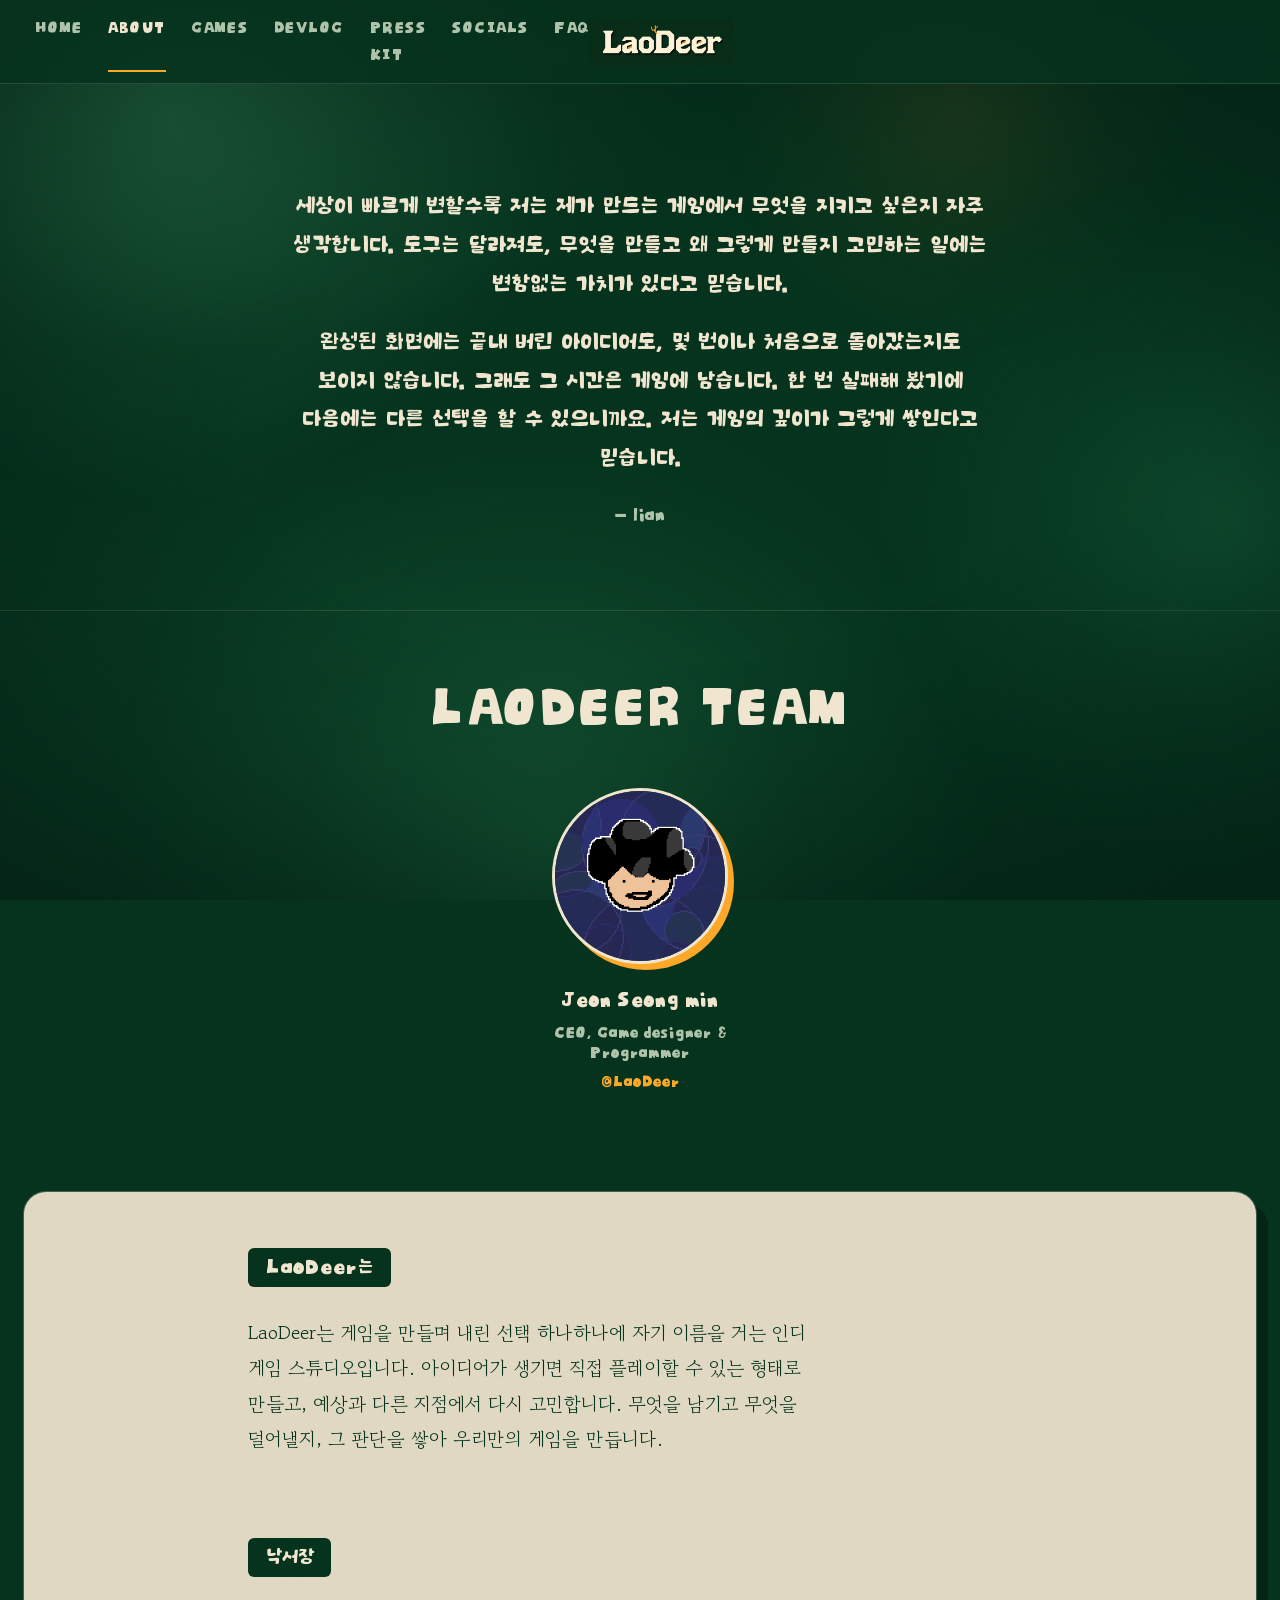
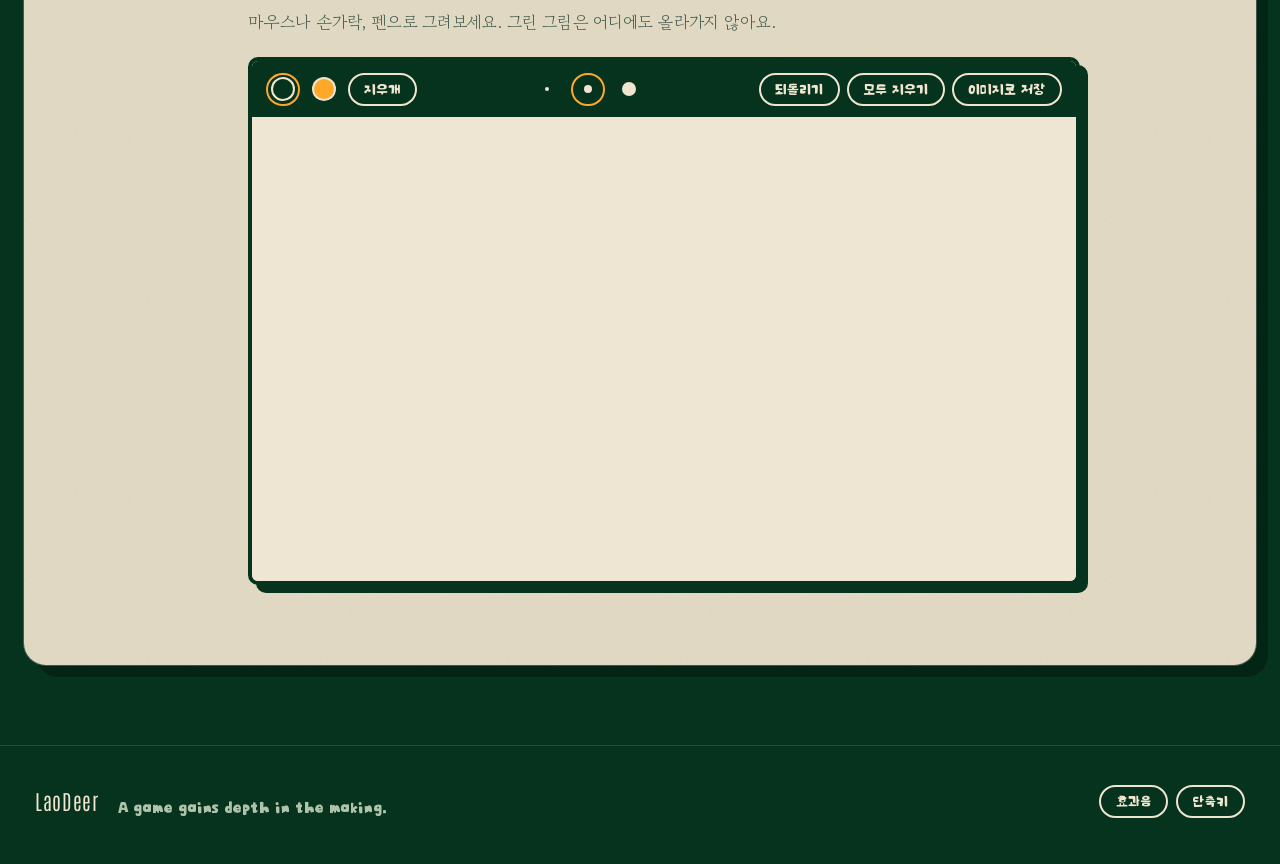
<file: about.html>
<!doctype html>
<html lang="ko">
<head>
  <meta charset="utf-8">
  <meta name="viewport" content="width=device-width, initial-scale=1">
  <title>ABOUT | LaoDeer</title>
  <meta name="description" content="인디게임 스튜디오 LaoDeer. Play should be pure. We just add soul.">
  <meta name="theme-color" content="#06331E">
  <link rel="preconnect" href="https://fonts.googleapis.com">
  <link rel="preconnect" href="https://fonts.gstatic.com" crossorigin>
  <link href="https://fonts.googleapis.com/css2?family=Antonio:wght@200;300&family=Gowun+Batang:wght@400;700&family=Noto+Sans+KR:wght@400;500;700;900&display=swap" rel="stylesheet">
  <link rel="icon" href="assets/favicon.svg" type="image/svg+xml">
  <link rel="stylesheet" href="assets/css/style.css">
</head>
<body data-page="about">
  <a class="skip" href="#main">본문으로 건너뛰기</a>
  <div id="header"></div>
  <main id="main"></main>
  <div id="footer"></div>

  <script src="data/studio.js"></script>
  <script src="data/games.js"></script>
  <script src="data/records.js"></script>
  <script src="data/itch.js"></script>
  <script src="assets/js/site.js"></script>
  <script src="assets/js/fx.js"></script>
</body>
</html>
</file>
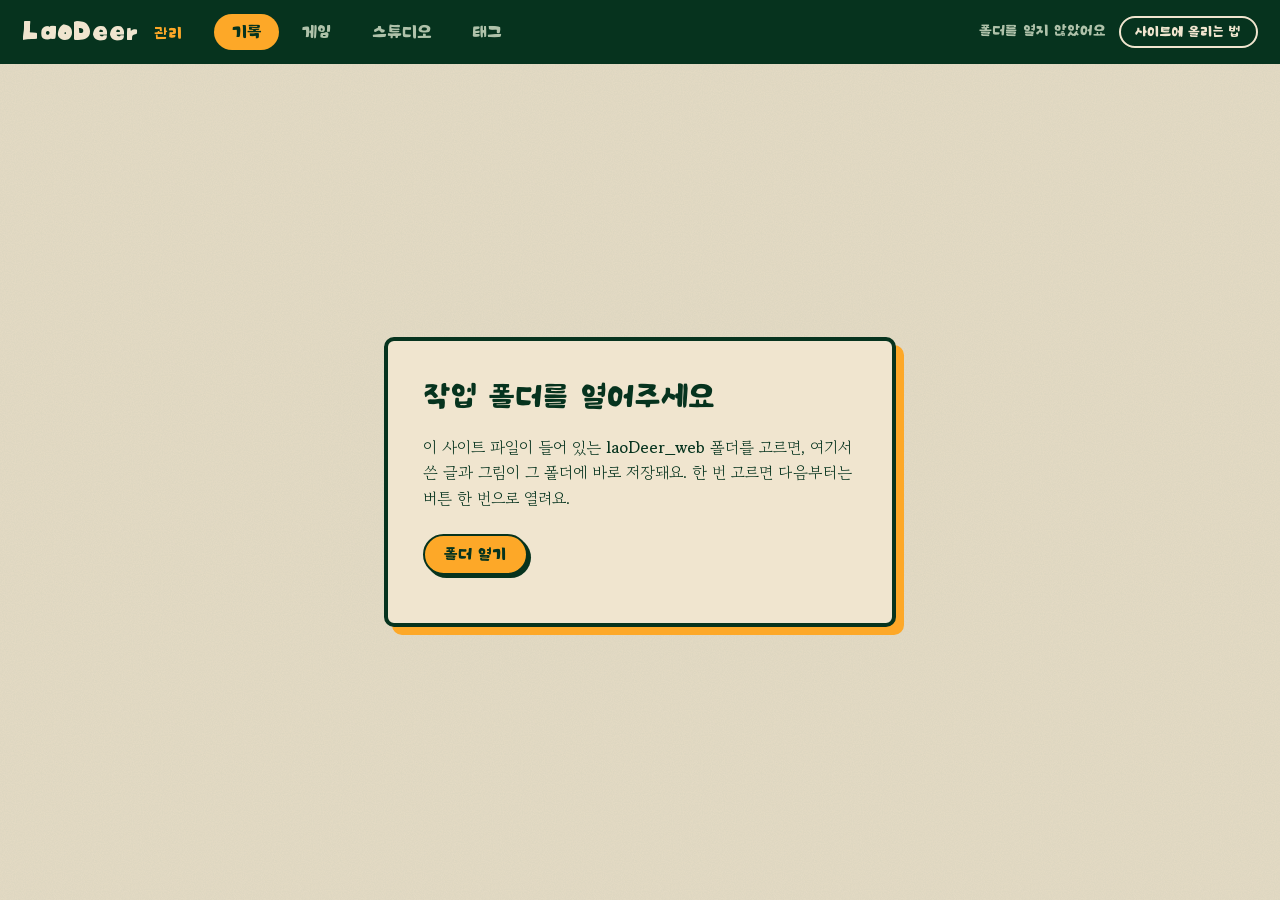
<file: admin.html>
<!doctype html>
<html lang="ko">
<head>
  <meta charset="utf-8">
  <meta name="viewport" content="width=device-width, initial-scale=1">
  <meta name="robots" content="noindex">
  <title>관리 | LaoDeer</title>
  <link rel="preconnect" href="https://fonts.googleapis.com">
  <link rel="preconnect" href="https://fonts.gstatic.com" crossorigin>
  <link href="https://fonts.googleapis.com/css2?family=Antonio:wght@200;300&family=Gowun+Batang:wght@400;700&family=Noto+Sans+KR:wght@400;500;700;900&display=swap" rel="stylesheet">
  <link rel="icon" href="assets/favicon.svg" type="image/svg+xml">
  <link rel="stylesheet" href="assets/css/style.css">
  <link rel="stylesheet" href="assets/css/admin.css">
</head>
<body data-page="admin" class="admin">
  <header class="a-top">
    <a class="a-mark" href="index.html" target="_blank" rel="noopener">LaoDeer <small>관리</small></a>
    <nav class="a-tabs" role="tablist" aria-label="관리할 것">
      <button type="button" role="tab" data-tab="records" aria-selected="true">기록</button>
      <button type="button" role="tab" data-tab="games" aria-selected="false">게임</button>
      <button type="button" role="tab" data-tab="about" aria-selected="false">스튜디오</button>
      <button type="button" role="tab" data-tab="tags" aria-selected="false">태그</button>
    </nav>
    <div class="a-status">
      <span id="folder-name" class="a-folder">폴더를 열지 않았어요</span>
      <button type="button" class="chip" id="publish-help">사이트에 올리는 법</button>
    </div>
  </header>

  <!-- 처음: 폴더 열기 -->
  <section class="a-gate" id="gate">
    <div class="a-gate-card">
      <h1>작업 폴더를 열어주세요</h1>
      <p>이 사이트 파일이 들어 있는 <b>laoDeer_web</b> 폴더를 고르면, 여기서 쓴 글과 그림이 그 폴더에 바로 저장돼요. 한 번 고르면 다음부터는 버튼 한 번으로 열려요.</p>
      <p class="a-gate-actions">
        <button type="button" class="a-btn primary" id="open-folder">폴더 열기</button>
        <button type="button" class="a-btn" id="reopen-folder" hidden>지난번 폴더 다시 열기</button>
      </p>
      <p class="a-note" id="gate-note"></p>
    </div>
  </section>

  <!-- 작업 화면 -->
  <main class="a-main" id="workspace" hidden>
    <section class="a-pane" data-pane="records" role="tabpanel">
      <aside class="a-list">
        <div class="a-list-head">
          <button type="button" class="a-btn primary wide" data-new="record">새 기록 쓰기</button>
          <input type="search" id="rec-search" placeholder="기록 찾기" aria-label="기록 찾기">
          <div class="a-seg" id="rec-filter" role="group" aria-label="분류로 보기">
            <button type="button" data-f="" aria-pressed="true">전체</button>
            <button type="button" data-f="개발일지" aria-pressed="false">개발일지</button>
            <button type="button" data-f="생각" aria-pressed="false">생각</button>
            <button type="button" data-f="그림" aria-pressed="false">그림</button>
          </div>
        </div>
        <ul class="a-items" id="rec-list"></ul>
        <div class="a-list-foot">
          <button type="button" class="a-link" id="clear-examples">예시 자료 한 번에 지우기</button>
        </div>
      </aside>
      <div class="a-editor" id="rec-editor"></div>
      <div class="a-preview">
        <p class="a-preview-label">미리보기</p>
        <div class="a-paper"><div class="feed" id="rec-preview"></div></div>
      </div>
    </section>

    <section class="a-pane" data-pane="games" role="tabpanel" hidden>
      <aside class="a-list">
        <div class="a-list-head">
          <button type="button" class="a-btn primary wide" data-new="game">새 게임 추가</button>
          <p class="a-hint">목록 순서가 게임 페이지 순서예요. 맨 위 게임이 크게 보여요.</p>
        </div>
        <ul class="a-items" id="game-list"></ul>
      </aside>
      <div class="a-editor" id="game-editor"></div>
      <div class="a-preview">
        <p class="a-preview-label">미리보기</p>
        <div class="a-paper green" id="game-preview"></div>
      </div>
    </section>

    <section class="a-pane" data-pane="about" role="tabpanel" hidden>
      <div class="a-editor solo" id="about-editor"></div>
    </section>

    <section class="a-pane" data-pane="tags" role="tabpanel" hidden>
      <div class="a-editor solo" id="tags-editor"></div>
    </section>
  </main>

  <dialog class="help" id="publish-dialog" aria-labelledby="pub-title">
    <h2 id="pub-title">사이트에 올리는 법</h2>
    <p>여기서 저장하면 내 PC의 폴더가 바뀌어요. 인터넷 사이트에 반영하려면 한 번 더 올려야 해요.</p>
    <ol class="a-steps">
      <li><b>GitHub Desktop</b>을 열어요.</li>
      <li>왼쪽에 바뀐 파일 목록이 보여요. 아래 칸에 "새 기록" 처럼 짧게 적고 <b>Commit to main</b>을 눌러요.</li>
      <li>위쪽 <b>Push origin</b>을 누르면 1~2분 뒤 사이트에 반영돼요.</li>
    </ol>
    <p class="a-note">처음 한 번 설정하는 방법은 README.md의 "사이트 공개하기"에 있어요.</p>
    <form method="dialog"><button class="chip">닫기</button></form>
  </dialog>

  <div class="toast" id="a-toast" role="status" aria-live="polite"></div>

  <script>window.LAODEER_GAMES = []; window.LAODEER_RECORDS = [];</script>
  <script src="assets/js/site.js"></script>
  <script src="assets/js/admin.js"></script>
</body>
</html>
</file>
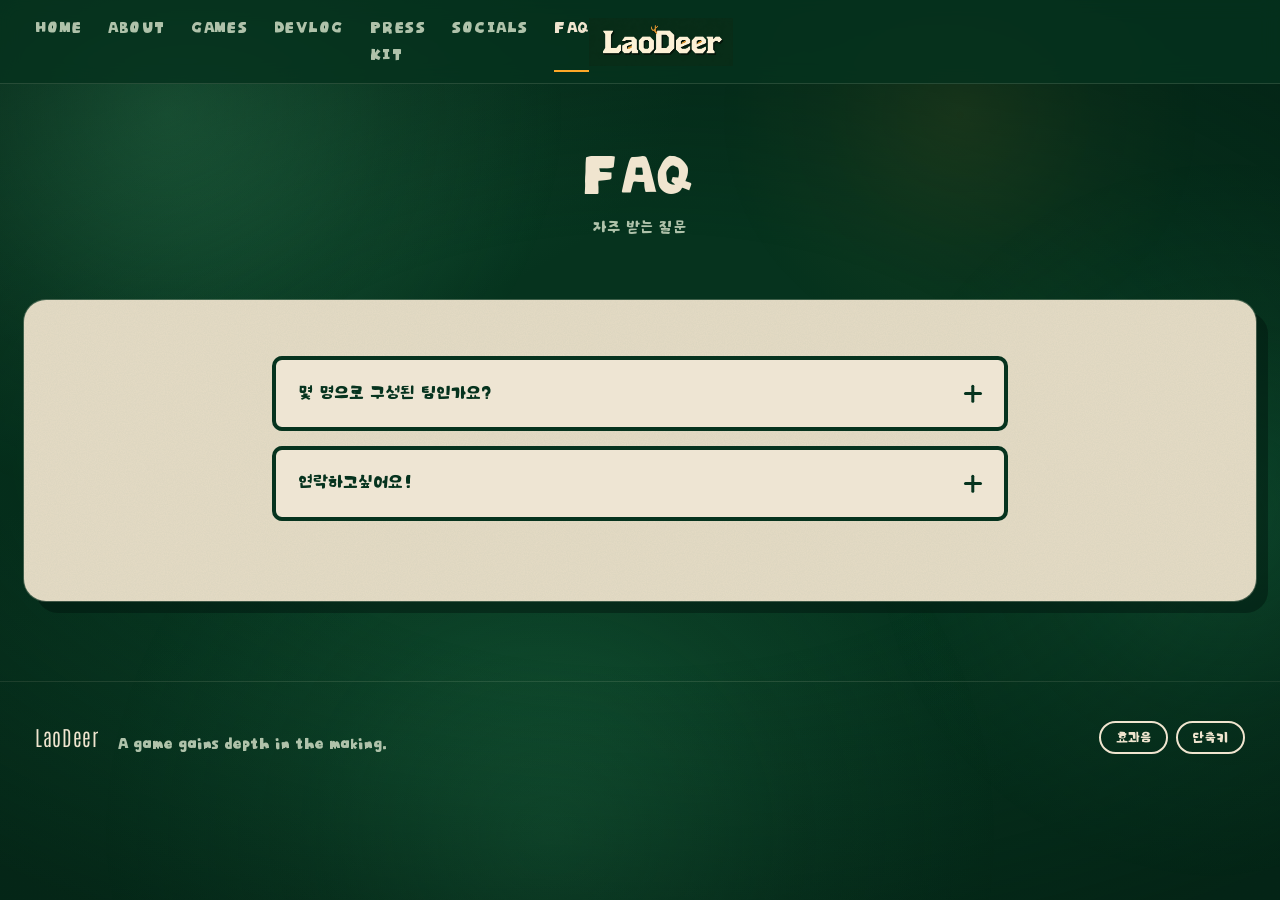
<file: faq.html>
<!doctype html>
<html lang="ko">
<head>
  <meta charset="utf-8">
  <meta name="viewport" content="width=device-width, initial-scale=1">
  <title>FAQ | LaoDeer</title>
  <meta name="description" content="인디게임 스튜디오 LaoDeer. Play should be pure. We just add soul.">
  <meta name="theme-color" content="#06331E">
  <link rel="preconnect" href="https://fonts.googleapis.com">
  <link rel="preconnect" href="https://fonts.gstatic.com" crossorigin>
  <link href="https://fonts.googleapis.com/css2?family=Antonio:wght@200;300&family=Gowun+Batang:wght@400;700&family=Noto+Sans+KR:wght@400;500;700;900&display=swap" rel="stylesheet">
  <link rel="icon" href="assets/favicon.svg" type="image/svg+xml">
  <link rel="stylesheet" href="assets/css/style.css">
</head>
<body data-page="faq">
  <a class="skip" href="#main">본문으로 건너뛰기</a>
  <div id="header"></div>
  <main id="main"></main>
  <div id="footer"></div>

  <script src="data/studio.js"></script>
  <script src="data/games.js"></script>
  <script src="data/records.js"></script>
  <script src="data/itch.js"></script>
  <script src="assets/js/site.js"></script>
  <script src="assets/js/fx.js"></script>
</body>
</html>
</file>
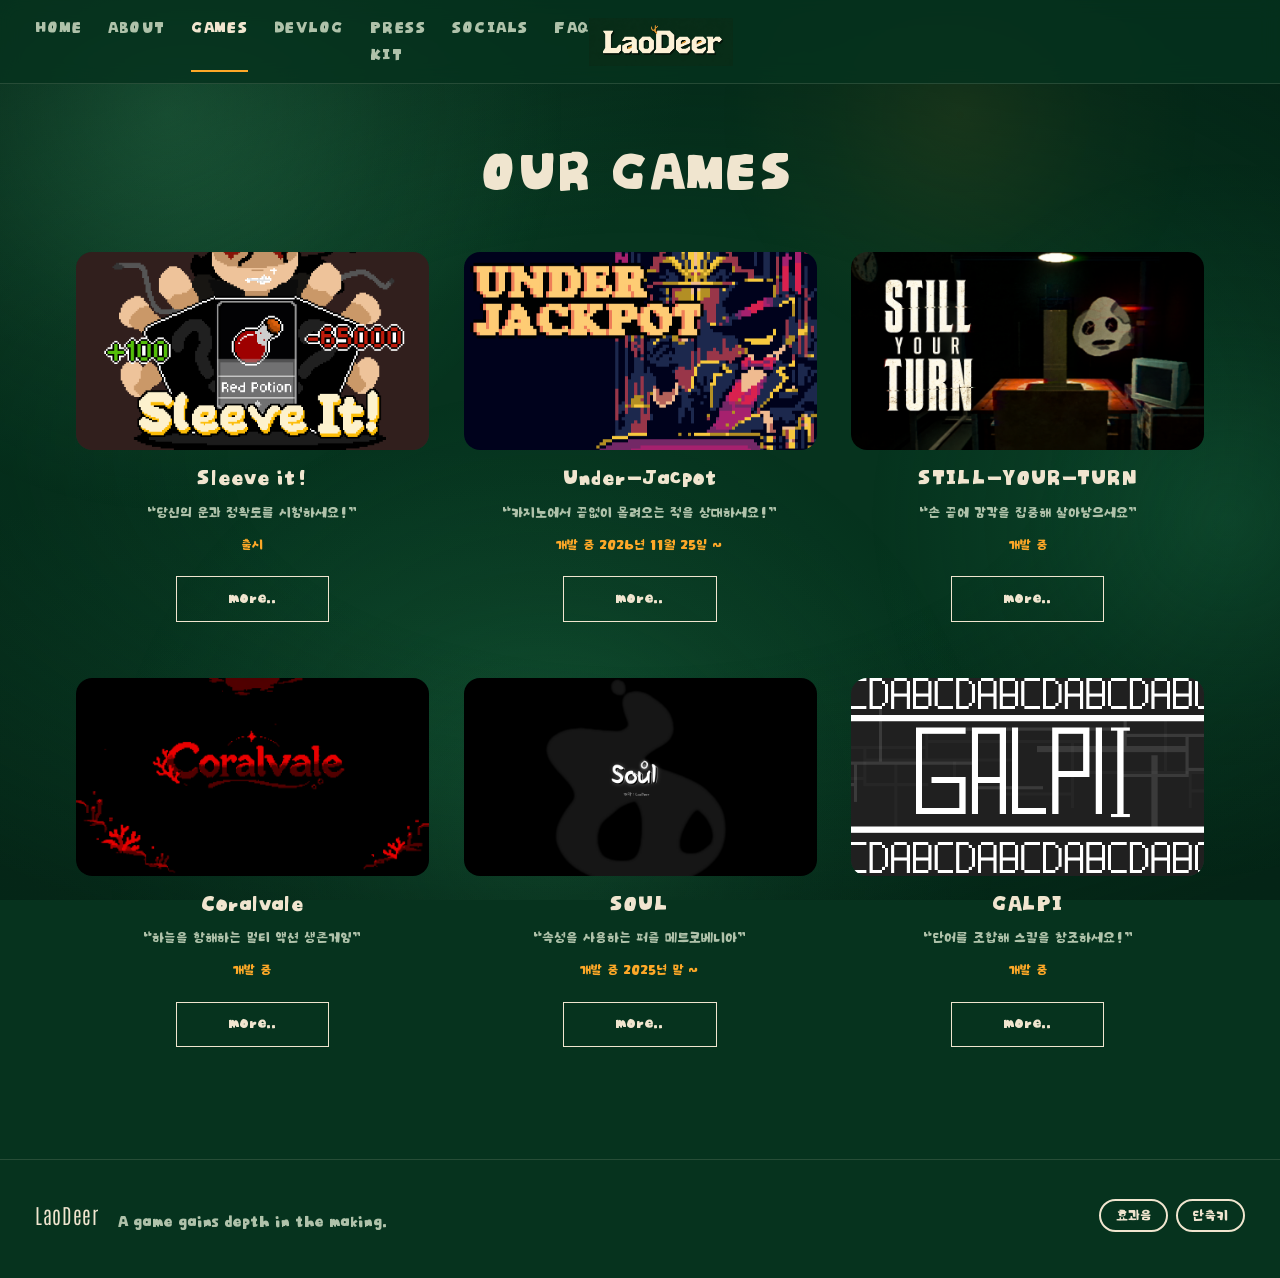
<file: games.html>
<!doctype html>
<html lang="ko">
<head>
  <meta charset="utf-8">
  <meta name="viewport" content="width=device-width, initial-scale=1">
  <title>GAMES | LaoDeer</title>
  <meta name="description" content="인디게임 스튜디오 LaoDeer. Play should be pure. We just add soul.">
  <meta name="theme-color" content="#06331E">
  <link rel="preconnect" href="https://fonts.googleapis.com">
  <link rel="preconnect" href="https://fonts.gstatic.com" crossorigin>
  <link href="https://fonts.googleapis.com/css2?family=Antonio:wght@200;300&family=Gowun+Batang:wght@400;700&family=Noto+Sans+KR:wght@400;500;700;900&display=swap" rel="stylesheet">
  <link rel="icon" href="assets/favicon.svg" type="image/svg+xml">
  <link rel="stylesheet" href="assets/css/style.css">
</head>
<body data-page="games">
  <a class="skip" href="#main">본문으로 건너뛰기</a>
  <div id="header"></div>
  <main id="main"></main>
  <div id="footer"></div>

  <script src="data/studio.js"></script>
  <script src="data/games.js"></script>
  <script src="data/records.js"></script>
  <script src="data/itch.js"></script>
  <script src="assets/js/site.js"></script>
  <script src="assets/js/fx.js"></script>
</body>
</html>
</file>
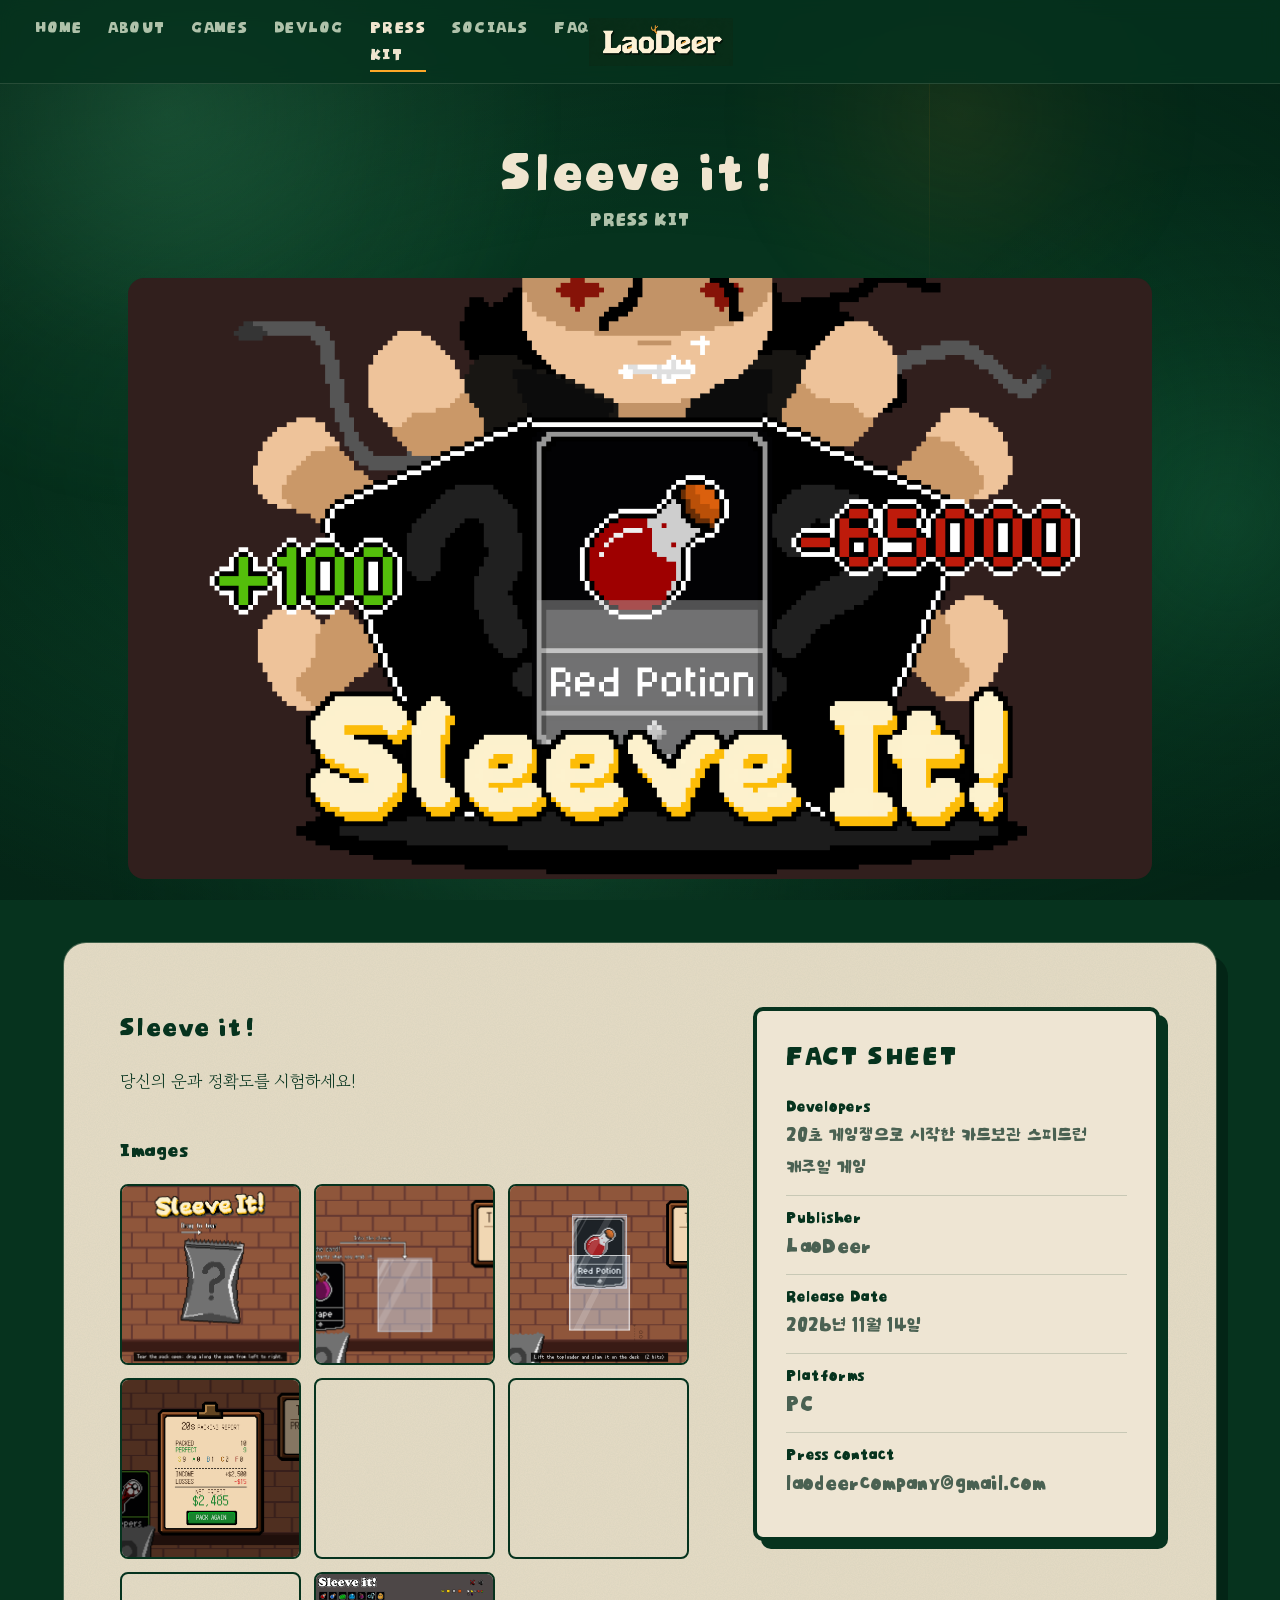
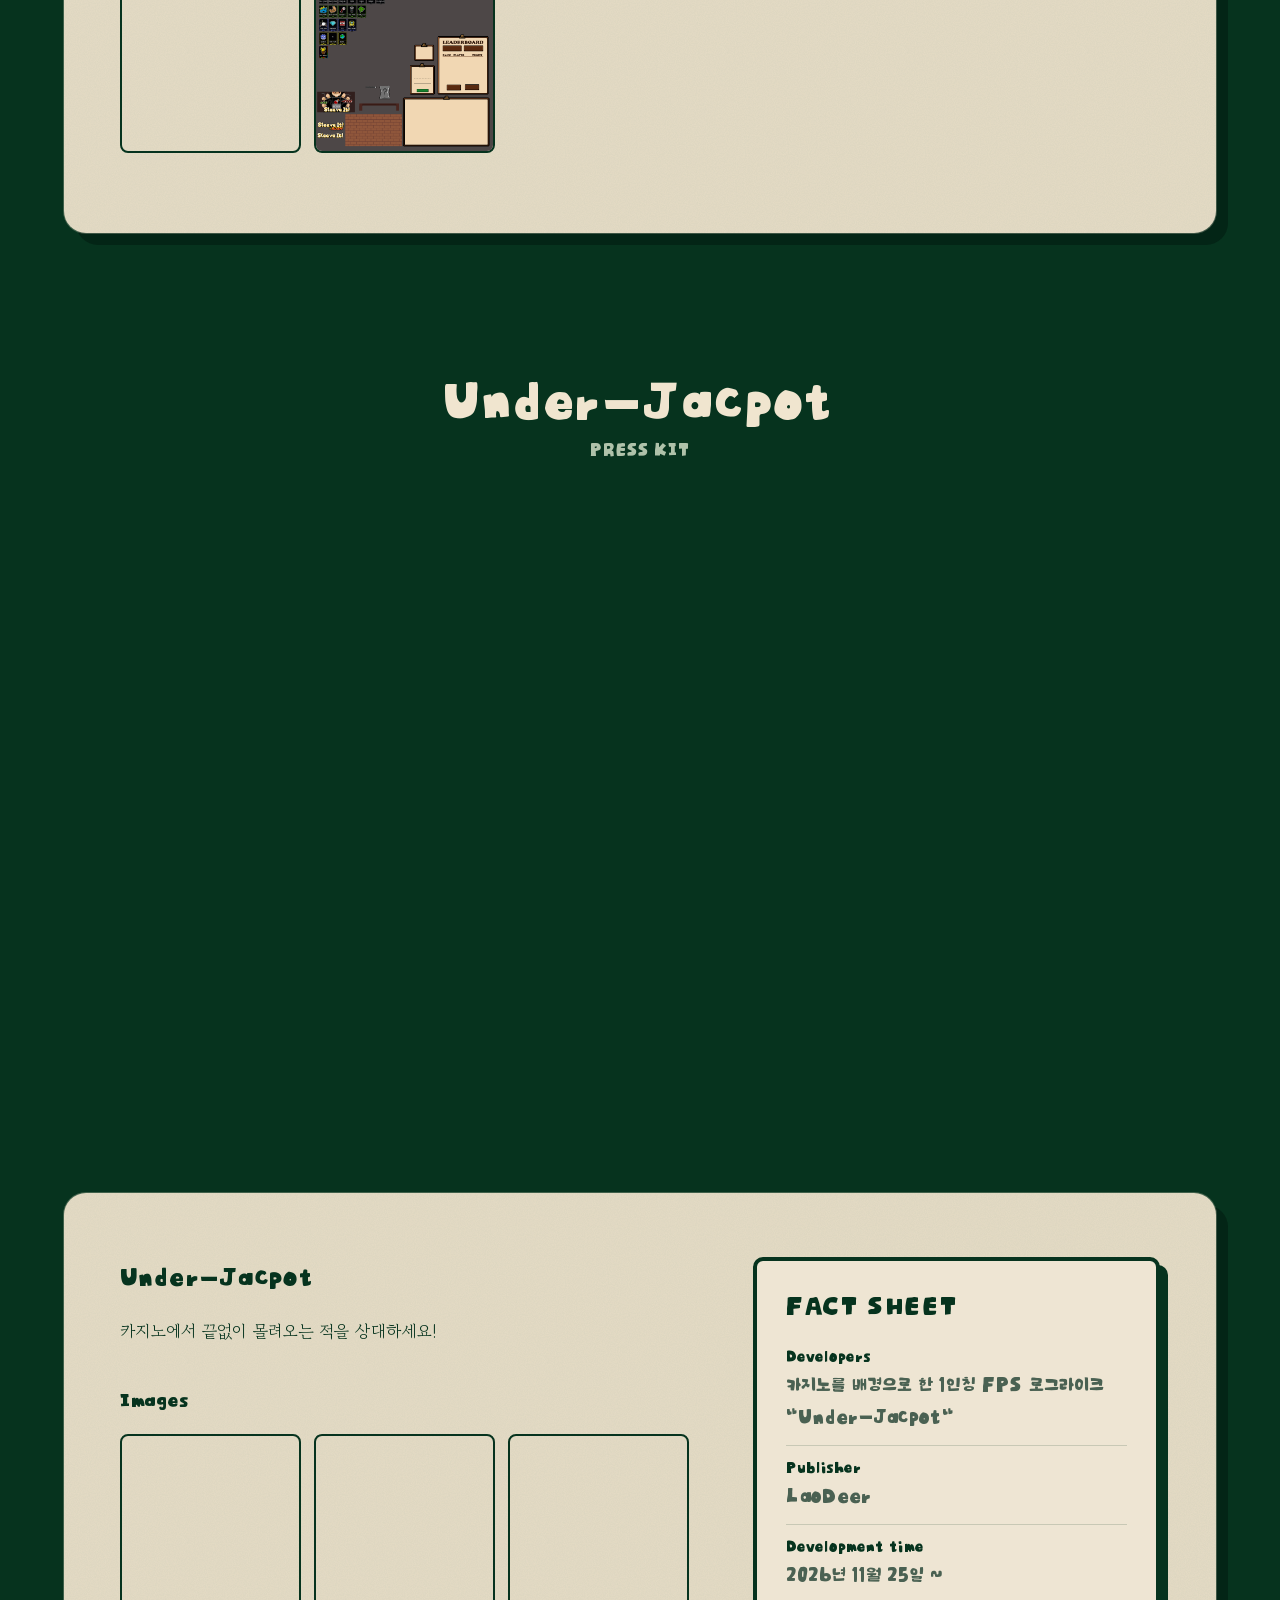
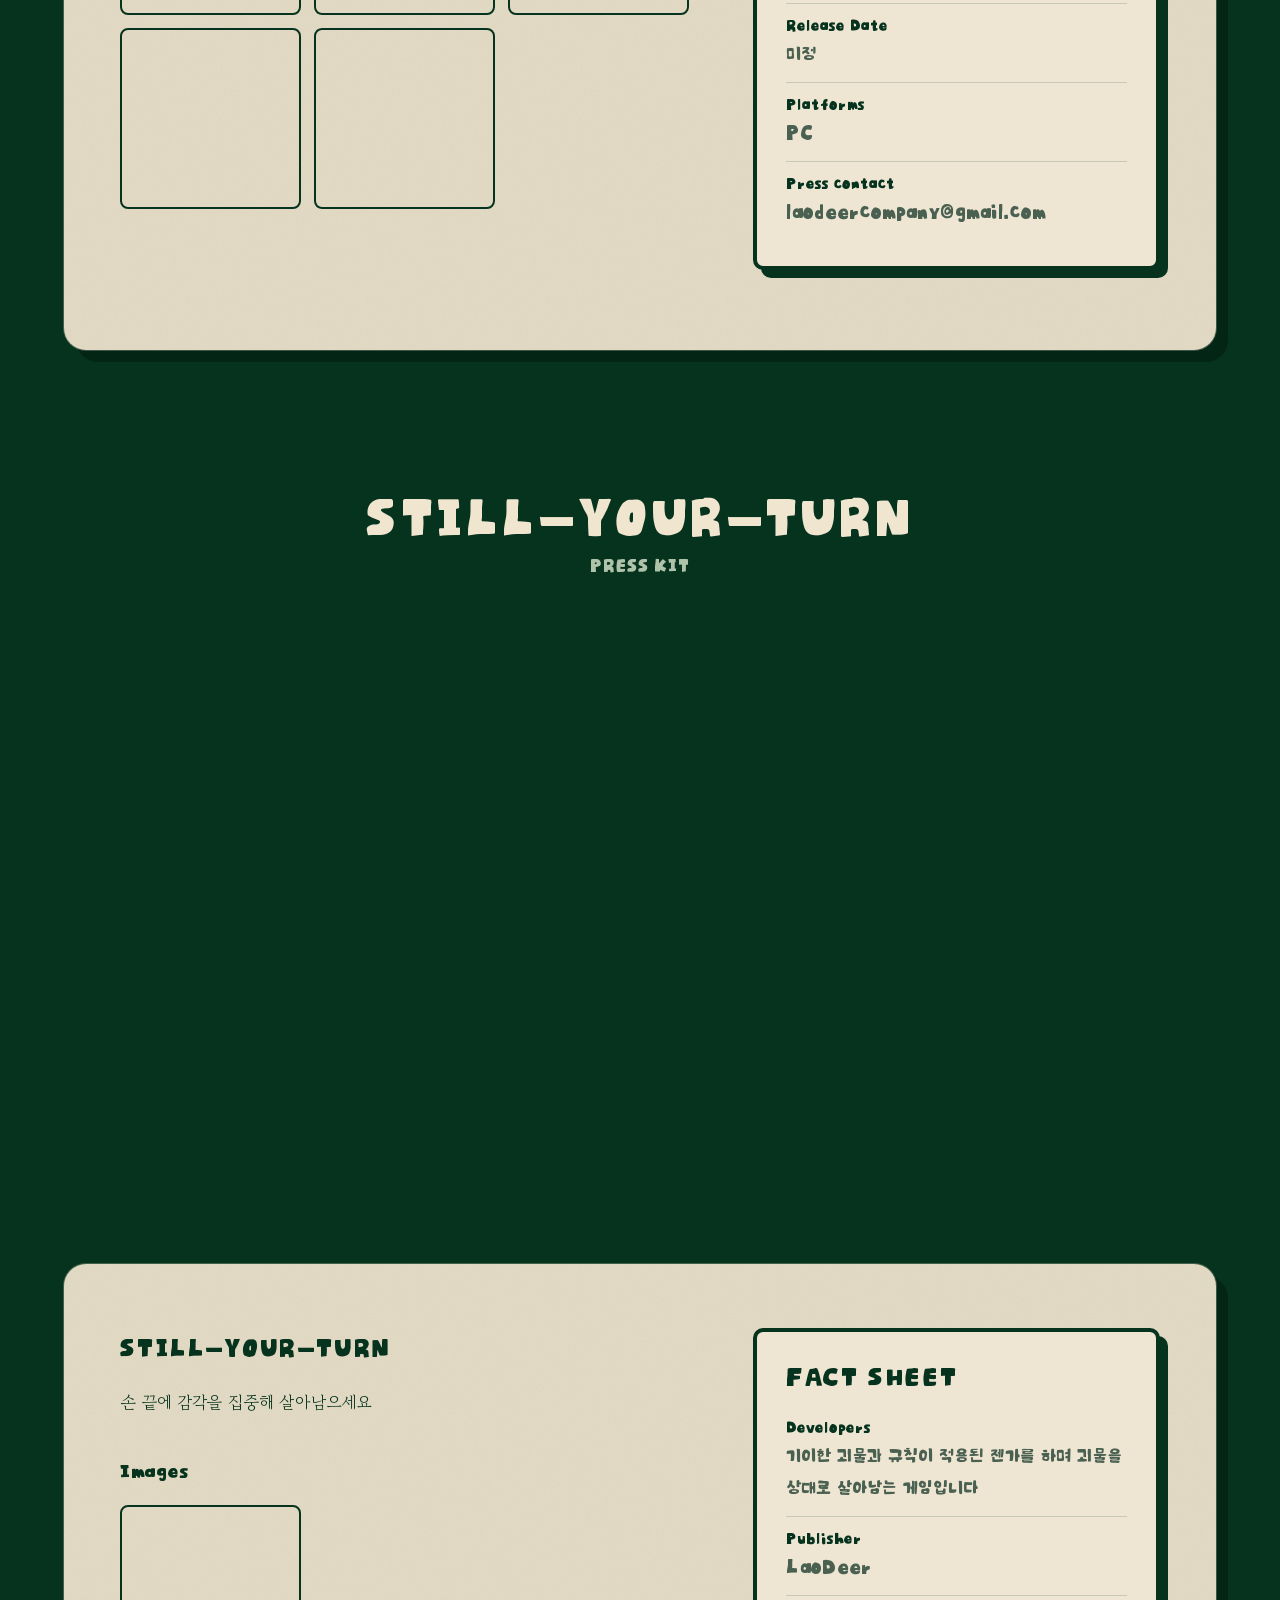
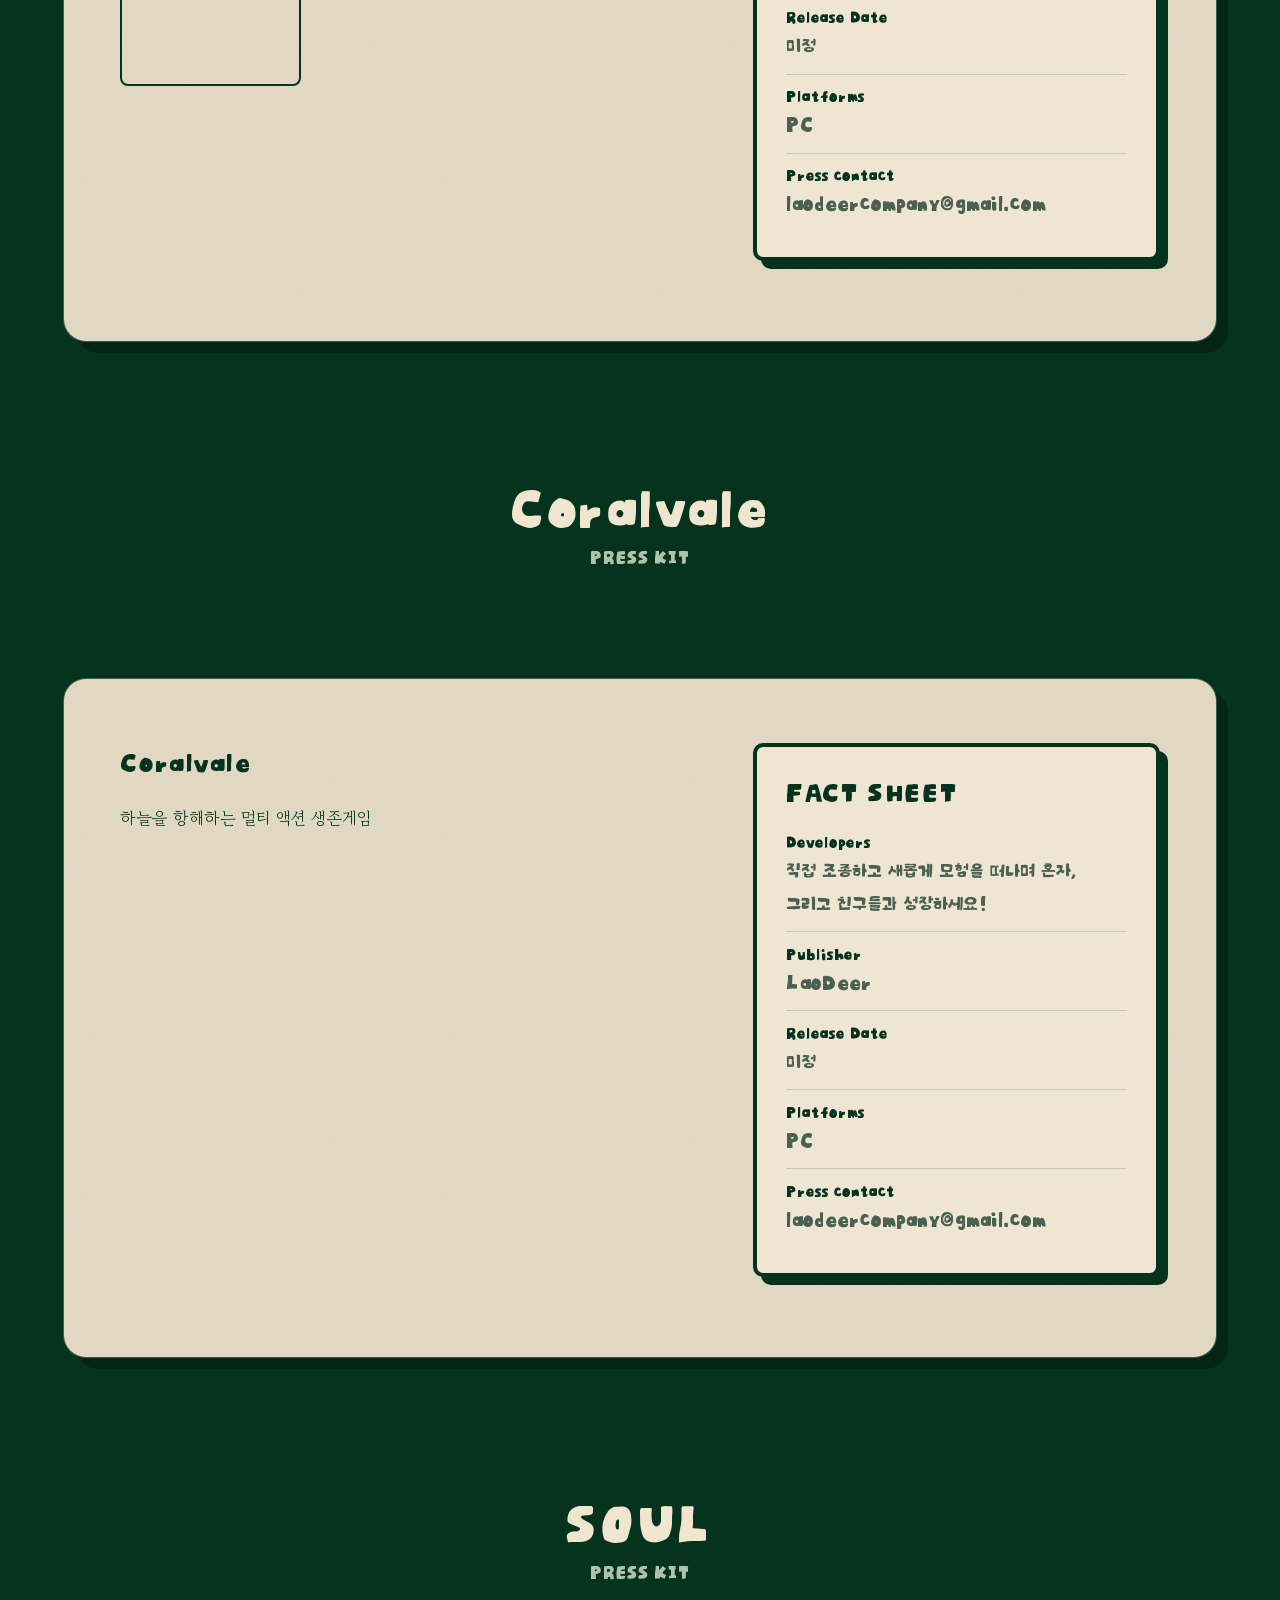
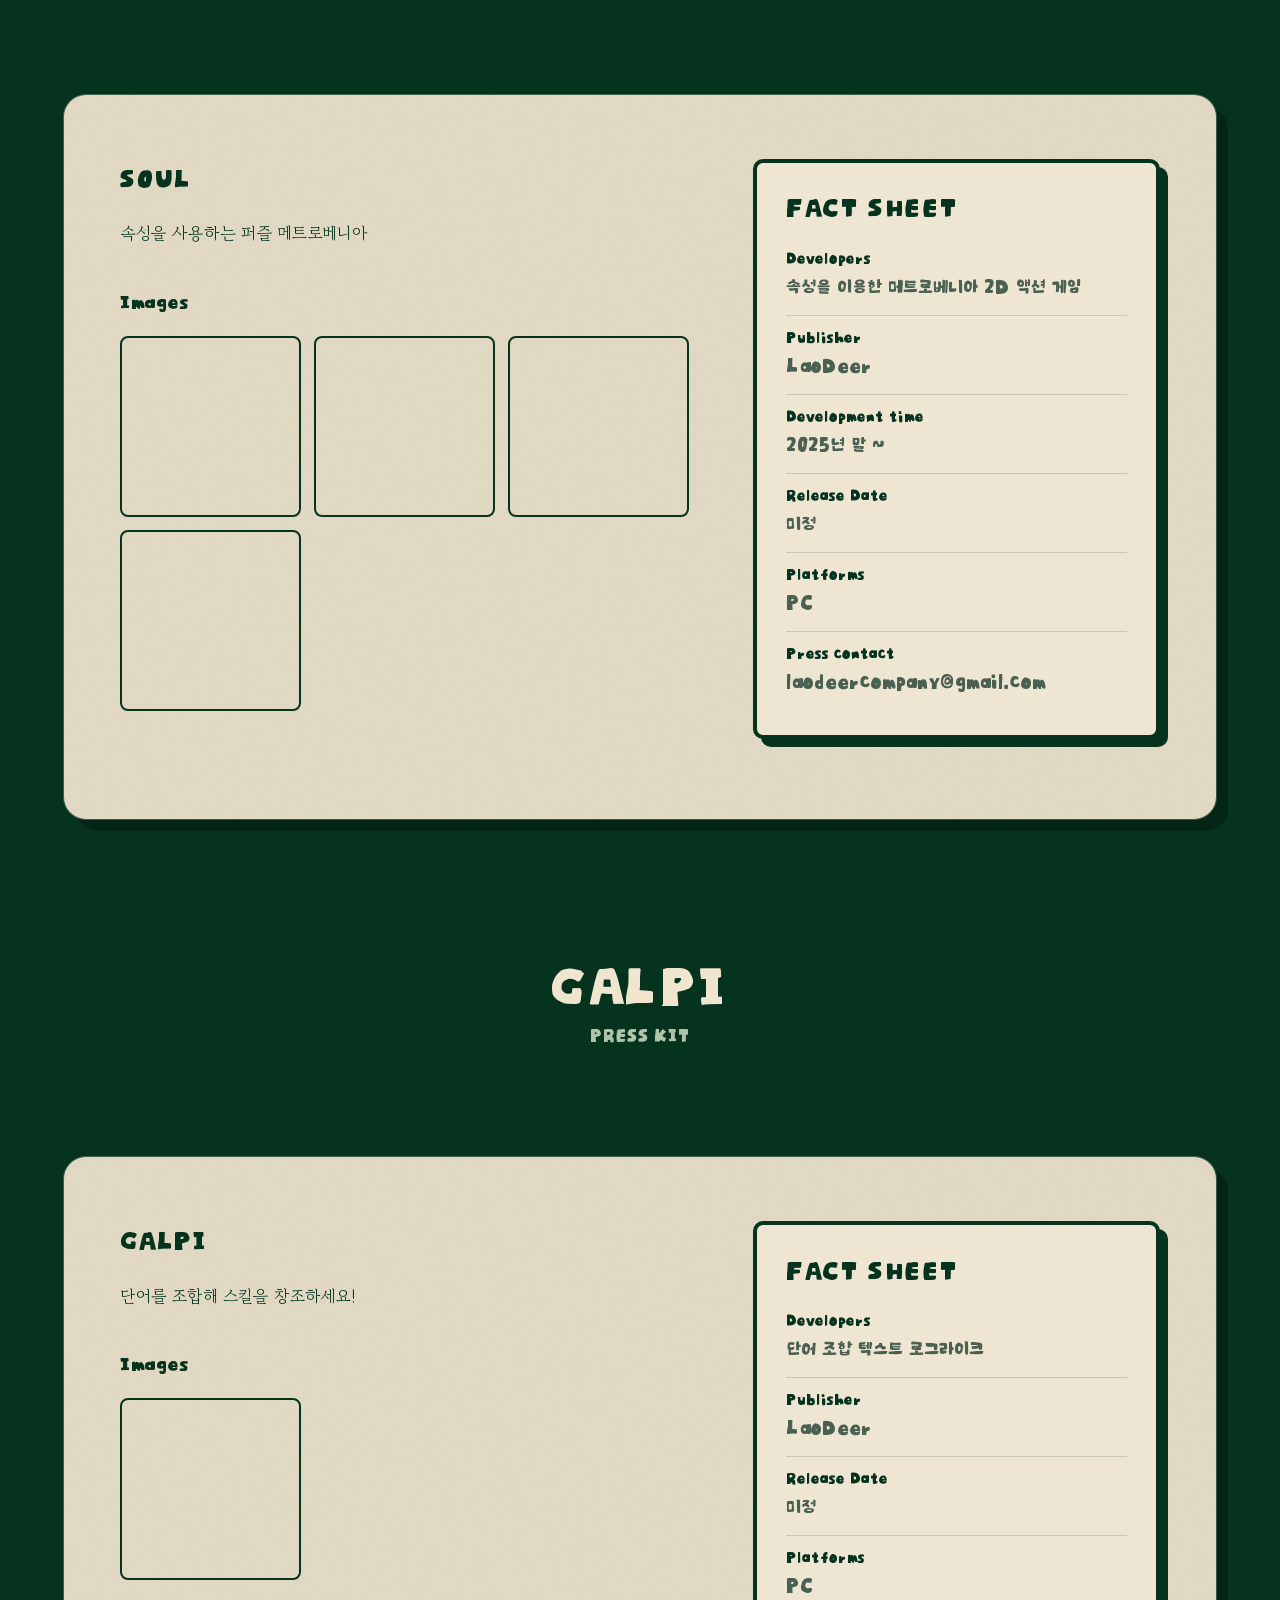
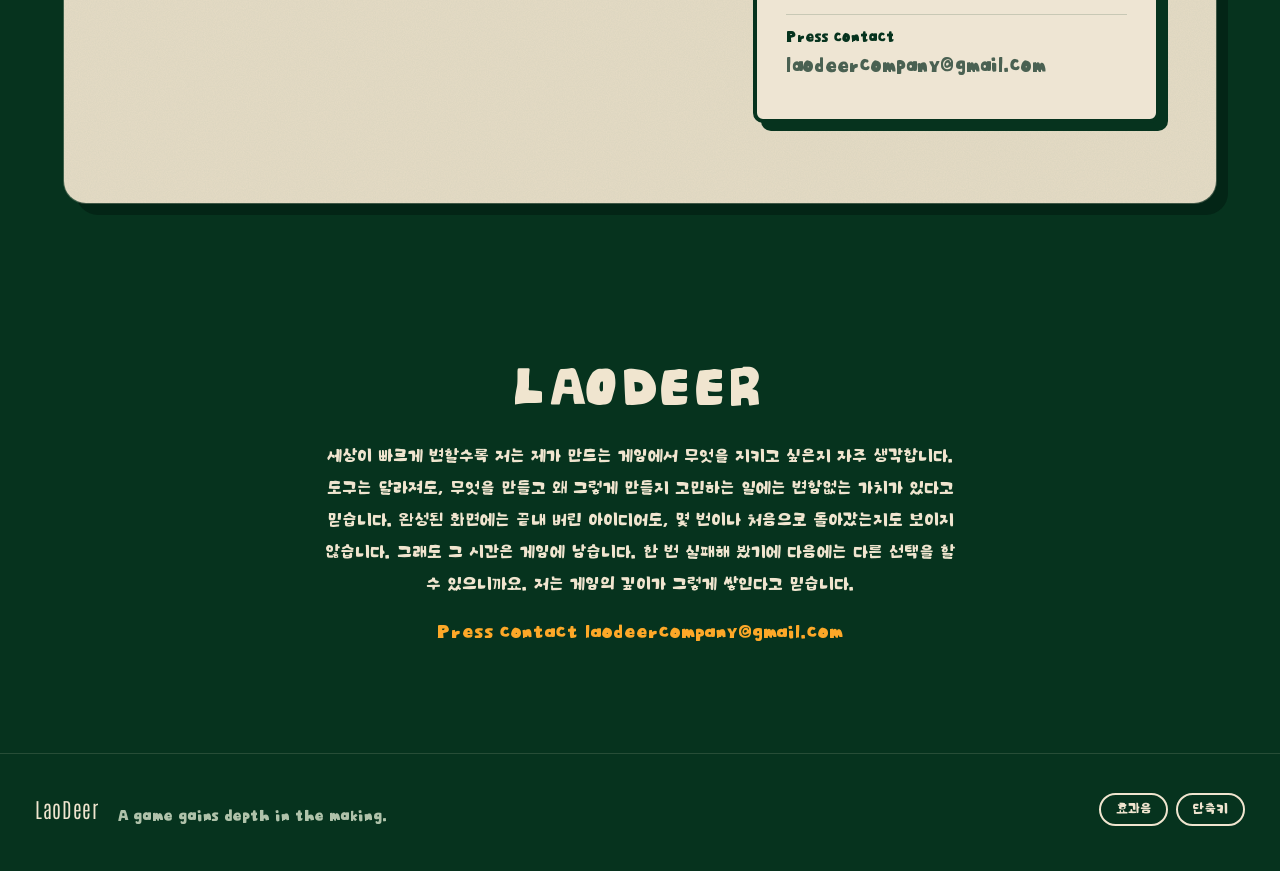
<file: presskit.html>
<!doctype html>
<html lang="ko">
<head>
  <meta charset="utf-8">
  <meta name="viewport" content="width=device-width, initial-scale=1">
  <title>PRESS KIT | LaoDeer</title>
  <meta name="description" content="인디게임 스튜디오 LaoDeer. Play should be pure. We just add soul.">
  <meta name="theme-color" content="#06331E">
  <link rel="preconnect" href="https://fonts.googleapis.com">
  <link rel="preconnect" href="https://fonts.gstatic.com" crossorigin>
  <link href="https://fonts.googleapis.com/css2?family=Antonio:wght@200;300&family=Gowun+Batang:wght@400;700&family=Noto+Sans+KR:wght@400;500;700;900&display=swap" rel="stylesheet">
  <link rel="icon" href="assets/favicon.svg" type="image/svg+xml">
  <link rel="stylesheet" href="assets/css/style.css">
</head>
<body data-page="presskit">
  <a class="skip" href="#main">본문으로 건너뛰기</a>
  <div id="header"></div>
  <main id="main"></main>
  <div id="footer"></div>

  <script src="data/studio.js"></script>
  <script src="data/games.js"></script>
  <script src="data/records.js"></script>
  <script src="data/itch.js"></script>
  <script src="assets/js/site.js"></script>
  <script src="assets/js/fx.js"></script>
</body>
</html>
</file>
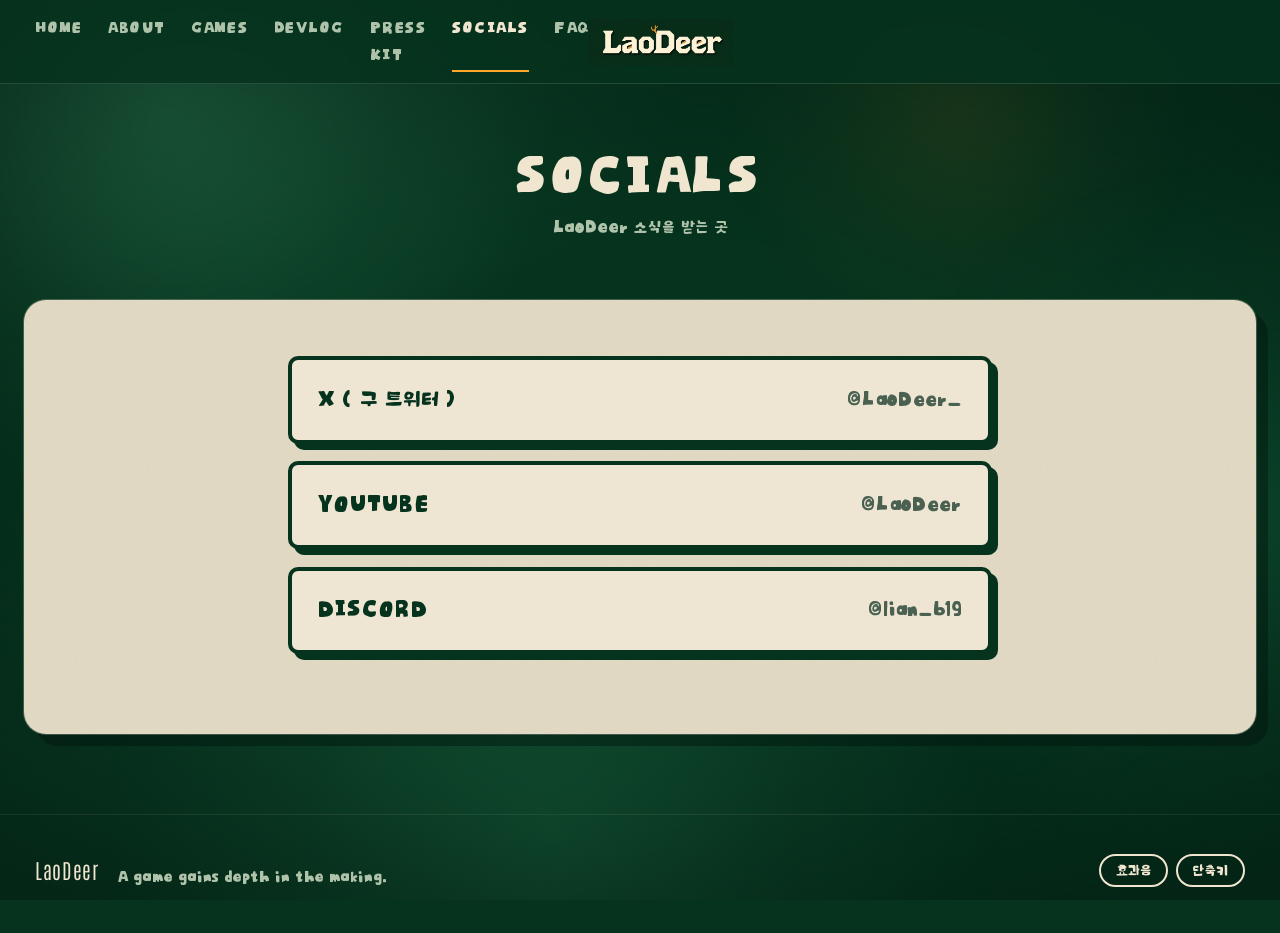
<file: socials.html>
<!doctype html>
<html lang="ko">
<head>
  <meta charset="utf-8">
  <meta name="viewport" content="width=device-width, initial-scale=1">
  <title>SOCIALS | LaoDeer</title>
  <meta name="description" content="인디게임 스튜디오 LaoDeer. Play should be pure. We just add soul.">
  <meta name="theme-color" content="#06331E">
  <link rel="preconnect" href="https://fonts.googleapis.com">
  <link rel="preconnect" href="https://fonts.gstatic.com" crossorigin>
  <link href="https://fonts.googleapis.com/css2?family=Antonio:wght@200;300&family=Gowun+Batang:wght@400;700&family=Noto+Sans+KR:wght@400;500;700;900&display=swap" rel="stylesheet">
  <link rel="icon" href="assets/favicon.svg" type="image/svg+xml">
  <link rel="stylesheet" href="assets/css/style.css">
</head>
<body data-page="socials">
  <a class="skip" href="#main">본문으로 건너뛰기</a>
  <div id="header"></div>
  <main id="main"></main>
  <div id="footer"></div>

  <script src="data/studio.js"></script>
  <script src="data/games.js"></script>
  <script src="data/records.js"></script>
  <script src="data/itch.js"></script>
  <script src="assets/js/site.js"></script>
  <script src="assets/js/fx.js"></script>
</body>
</html>
</file>
<file: assets/css/style.css>
/*
  LaoDeer
  원래 사이트(laodeer.qshop.ai)의 뼈대: 왼쪽 메뉴, 가운데 로고, 화면 가득한 흐린 게임 장면과 슬로건,
  그 아래 OUR GAMES 세 칸. 어두운 바탕은 팀 색의 초록, 읽는 글은 크림 종이 위에.

  팀 색 세 가지만 씁니다.
    --green  #06331E  어두운 바탕(머리, 첫 화면, 게임), 글씨, 액자
    --amber  #FDA828  유일한 포인트색. 크림 위에서는 글자색으로 쓰지 않음
    --cream  #FEEFD7  종이, 어두운 바탕 위의 글씨
*/
/* 제목, 메뉴, 버튼, 날짜, 태그에 쓰는 글꼴: EF 제주돌담 (원본 TTF를 woff2로 바꿔 씀, 한글 11,172자 모두 있음)
   굵기가 하나뿐이라 모든 굵기에 같은 파일을 써서, 브라우저가 억지로 굵게 만들지 않게 함 */
@font-face {
  font-family: "EF Jejudoldam";
  src: url("../fonts/EF_jejudoldam.woff2") format("woff2");
  font-weight: 100 900;
  font-style: normal;
  font-display: swap;
}

:root {
  --green: #06331E;
  --green-deep: #032015;  /* 초록을 더 어둡게: 첫 화면 아래쪽 그늘 */
  --amber: #FDA828;
  --cream: #F0E5CF;      /* 팀 크림(#FEEFD7)을 한 톤 낮춘 아이보리 */

  --paper: #E6DBC5;      /* 읽는 부분의 종이 */
  --paper-hi: #EEE5D3;   /* 종이 위의 칸 (팩트 시트, FAQ 등) */
  --cream-deep: #D9CCB1;
  --ink: var(--green);
  --ink-soft: #4A6152;
  --ink-faint: #8E9A82;
  --line: rgba(6, 51, 30, .16);
  --on-green: var(--cream);
  --on-green-soft: #AFC2AA;
  --on-green-line: rgba(240, 229, 207, .14);
  --noise: url("data:image/svg+xml,%3Csvg xmlns='http://www.w3.org/2000/svg' width='180' height='180'%3E%3Cfilter id='n'%3E%3CfeTurbulence type='fractalNoise' baseFrequency='.9' numOctaves='2' stitchTiles='stitch'/%3E%3CfeColorMatrix values='0 0 0 0 0.02 0 0 0 0 0.2 0 0 0 0 0.12 0 0 0 .06 0'/%3E%3C/filter%3E%3Crect width='100%25' height='100%25' filter='url(%23n)'/%3E%3C/svg%3E");

  --display: "EF Jejudoldam", "Noto Sans KR", "Apple SD Gothic Neo", "Malgun Gothic", sans-serif;
  --serif: "Gowun Batang", "Nanum Myeongjo", serif;
  --logo: "Antonio", "Arial Narrow", sans-serif;

  --margin: 7.5rem;
  --gap: 3rem;
  --text: 35rem;
  --plate: 60rem;
  --wrap: calc(var(--margin) + var(--gap) + var(--plate));
  --side: max(2rem, calc((100% - var(--wrap)) / 2));
  --frame: 4px;
  --radius: 10px;
  --head-h: 5.25rem;
}

*, *::before, *::after { box-sizing: border-box; }
html { -webkit-text-size-adjust: 100%; scroll-padding-top: 1rem; }

body {
  margin: 0;
  background-color: var(--green);
  /* 은은하게 일렁이는 빛은 .ambient 층(fx.js가 넣음)에서. 스크립트가 없을 때를 위한 고정 빛 */
  background-image:
    radial-gradient(ellipse 60% 45% at 12% 8%, rgba(46, 125, 82, .3), transparent 70%),
    radial-gradient(ellipse 70% 50% at 30% 85%, rgba(24, 96, 60, .28), transparent 70%);
  background-repeat: no-repeat;
  background-attachment: fixed;
  color: var(--ink);
  font-family: var(--serif);
  font-size: 1.0625rem;
  line-height: 1.9;
  word-break: keep-all;
  overflow-wrap: break-word;
  -webkit-font-smoothing: antialiased;
}

img { display: block; }
a { color: inherit; text-decoration-color: var(--amber); text-decoration-thickness: 3px; text-underline-offset: .3em; }
a:hover { text-decoration-color: currentColor; }
:focus-visible { outline: 3px solid var(--amber); outline-offset: 3px; border-radius: 3px; }
button { font: inherit; color: inherit; background: none; border: 0; padding: 0; cursor: pointer; }
p { margin: 0 0 .9em; }
p:last-child { margin-bottom: 0; }
.sr { position: absolute; width: 1px; height: 1px; overflow: hidden; clip: rect(0 0 0 0); white-space: nowrap; }

.skip { position: absolute; left: 1rem; top: -3rem; z-index: 80; background: var(--amber); color: var(--green); padding: .4rem .8rem; font-family: var(--display); }
.skip:focus { top: 1rem; }

.dark { background: transparent; color: var(--on-green); }

.page, .hero-text, .hero-cue, .cards, .big-title, .phead-ko, .statement blockquote, .team, .game,
.press-key, .press-studio p, .ourgames .empty, footer.site > * { position: relative; z-index: 2; }

/* ---------- 머리: 왼쪽 메뉴, 가운데 로고 ---------- */

header.site {
  position: relative;
  z-index: 40;
  display: grid;
  grid-template-columns: 1fr auto 1fr;
  align-items: center;
  height: var(--head-h);
  padding: 0 2.2rem;
  background: rgba(6, 51, 30, .82);
  -webkit-backdrop-filter: blur(10px);
  backdrop-filter: blur(10px);
  color: var(--on-green);
  border-bottom: 1px solid var(--on-green-line);
}
.site-nav { display: flex; gap: 1.6rem; font-family: var(--display); font-size: .86rem; font-weight: 500; letter-spacing: .04em; }
.site-nav a { color: var(--on-green-soft); text-decoration: none; padding: .3rem 0; }
.site-nav a:hover { color: var(--cream); }
.site-nav a[aria-current="page"] { color: var(--cream); box-shadow: inset 0 -2px 0 var(--amber); }

.mark {
  grid-column: 2;
  display: inline-flex;
  align-items: center;
  font-family: var(--logo);
  font-weight: 200;
  font-size: 2.6rem;
  line-height: 1;
  letter-spacing: .01em;
  color: var(--cream);
  text-decoration: none;
}
.mark:hover { color: var(--cream); }
.mark span { display: inline-block; }
.mark .moon {
  width: .6em;
  height: .72em;
  margin: 0 .05em;
  border: .07em solid currentColor;
  border-radius: 50%;
  background: linear-gradient(90deg, currentColor 50%, transparent 50%);
}
.mark-img { height: 3rem; width: auto; }
.menu-btn { display: none; }

/* ---------- 첫 화면 ---------- */

.hero {
  position: relative;
  display: grid;
  place-items: center;
  min-height: max(32rem, calc(100svh - var(--head-h)));
  overflow: hidden;
  color: var(--cream);
  text-align: center;
}
.hero-bg {
  position: absolute;
  inset: -4%;
  z-index: -2;
  -webkit-mask-image: linear-gradient(180deg, #000 55%, transparent 96%);
  mask-image: linear-gradient(180deg, #000 55%, transparent 96%);
}
.hero-bg img {
  width: 100%;
  height: 100%;
  object-fit: cover;
  filter: blur(6px) brightness(.6) saturate(.85);
  transform: translate3d(var(--px, 0), var(--py, 0), 0) scale(1.04);
  will-change: transform;
}
.hero::after {
  content: "";
  position: absolute;
  inset: 0;
  z-index: -1;
  background: linear-gradient(180deg, rgba(6, 51, 30, .25) 0%, rgba(6, 51, 30, 0) 40%, rgba(6, 51, 30, .35) 100%);
}
.hero-text { padding: 0 1.5rem; max-width: 60rem; }
.slogan-en {
  margin: 0 0 1rem;
  font-family: var(--display);
  font-weight: 700;
  font-size: clamp(1.45rem, 2.5vw, 2.25rem);
  line-height: 1.3;
  letter-spacing: -.01em;
  text-shadow: 0 2px 24px rgba(3, 32, 21, .6);
}
.slogan-ko { margin: 0; font-family: var(--display); font-weight: 500; font-size: clamp(.92rem, 1.2vw, 1.05rem); color: var(--cream); opacity: .9; }
.hero-cue {
  position: absolute;
  bottom: 1.8rem;
  left: 50%;
  width: 2.4rem;
  height: 3.4rem;
  margin-left: -1.2rem;
  display: grid;
  place-items: center;
}
.hero-cue span { display: block; width: 2px; height: 2.4rem; background: linear-gradient(var(--cream), transparent); transform-origin: top; }

@media (prefers-reduced-motion: no-preference) {
  .hero .slogan-en { animation: rise 1.1s cubic-bezier(.2, .8, .2, 1) .25s both; }
  .hero .slogan-ko { animation: rise 1.1s cubic-bezier(.2, .8, .2, 1) .55s both; }
  .hero-bg img { animation: focus-in 1.6s ease-out both; }
  .hero-cue span { animation: drip 2.2s ease-in-out 1.6s infinite; }
}
@keyframes rise { from { opacity: 0; transform: translateY(14px); } to { opacity: 1; transform: none; } }
@keyframes focus-in { from { filter: blur(18px) brightness(.35) saturate(.85); } to { filter: blur(6px) brightness(.6) saturate(.85); } }
@keyframes drip { 0% { transform: scaleY(0); opacity: 1; } 60% { transform: scaleY(1); opacity: 1; } 100% { transform: scaleY(1); opacity: 0; } }

/* ---------- OUR GAMES ---------- */

.ourgames { padding: 5rem var(--side) 7rem; }
.ourgames.full { min-height: calc(100svh - var(--head-h) - 7rem); padding-top: 4rem; }
.big-title {
  margin: 0 0 3.2rem;
  font-family: var(--display);
  font-weight: 900;
  font-size: clamp(2rem, 3.6vw, 2.9rem);
  line-height: 1.15;
  letter-spacing: .02em;
  text-align: center;
}
.cards {
  list-style: none;
  margin: 0 auto;
  padding: 0;
  max-width: 72rem;
  display: grid;
  grid-template-columns: repeat(3, minmax(0, 1fr));
  gap: 3.5rem 2.2rem;
}
.card { text-align: center; display: flex; flex-direction: column; align-items: center; }
.card-link { display: block; width: 100%; color: inherit; text-decoration: none; }
.card-art {
  display: block;
  position: relative;
  width: 100%;
  aspect-ratio: 16 / 9;
  border-radius: 16px;
  overflow: hidden;
  background: #0B4129;
  box-shadow: 0 0 0 0 var(--amber);
  transition: box-shadow .25s ease;
}
.card-art img { width: 100%; height: 100%; object-fit: cover; }
.card-link:hover .card-art, .card-link:focus-visible .card-art { box-shadow: 7px 7px 0 0 var(--amber); }
.card-link:focus-visible { outline: none; }
.card-title {
  display: block;
  margin-top: 1rem;
  font-family: var(--display);
  font-weight: 500;
  font-size: 1.15rem;
  line-height: 1.4;
}
.card-intro { margin: .6rem 0 0; max-width: 24rem; font-family: var(--display); font-size: .84rem; line-height: 1.7; color: var(--on-green-soft); }
.card-status { margin: .5rem 0 0; font-family: var(--display); font-size: .8rem; color: var(--amber); }
.more-btn {
  display: inline-block;
  margin-top: 1.2rem;
  padding: .55rem 3.2rem;
  border: 1px solid var(--cream);
  font-family: var(--display);
  font-size: .85rem;
  color: var(--cream);
  text-decoration: none;
  transition: background .2s, color .2s;
}
.more-btn:hover { background: var(--cream); color: var(--green); }
.card .ex { margin: .8rem 0 0; color: var(--on-green-soft); border-color: var(--on-green-soft); }

.soon-art {
  background:
    linear-gradient(135deg, rgba(254, 239, 215, .1) 0 25%, transparent 25% 50%, rgba(254, 239, 215, .06) 50% 75%, transparent 75%) 0 0 / 120px 120px,
    linear-gradient(160deg, #0F4A2F, #08311F 60%, #0D4129);
}
.soon-shine {
  position: absolute;
  inset: 0;
  background: linear-gradient(110deg, transparent 35%, rgba(254, 239, 215, .14) 50%, transparent 65%);
  transform: translateX(-100%);
}
@media (prefers-reduced-motion: no-preference) {
  .soon-shine { animation: shine 4.5s ease-in-out infinite; }
  .card.soon:nth-child(3n) .soon-shine { animation-delay: 1.4s; }
}
@keyframes shine { 0%, 55% { transform: translateX(-100%); } 100% { transform: translateX(100%); } }
.card.soon .card-title { color: var(--on-green-soft); }

/* ---------- 페이지 머리 띠 ---------- */

.phead { padding: 4.2rem var(--side) 3.6rem; text-align: center; }
.phead .big-title { margin-bottom: .6rem; }
.phead-ko { margin: 0; font-family: var(--display); font-size: .95rem; color: var(--on-green-soft); text-align: center; }

/* ---------- 본문 틀 (크림) ---------- */

.page {
  width: min(calc(100% - 3rem), calc(var(--wrap) + 7rem));
  margin: 0 auto 5rem;
  padding: 3.5rem 3.5rem 5rem;
  background-color: var(--paper);
  background-image: var(--noise);
  border-radius: 22px;
  box-shadow: 0 0 0 1px rgba(240, 229, 207, .25), 12px 12px 0 rgba(2, 22, 14, .45);
  color: var(--ink);
}
.phead + .page, .press-head + .page { margin-top: 0; }
.recent { padding-top: 3.5rem; }
.recent-more { margin-left: calc(var(--margin) + var(--gap)); }
.btn {
  display: inline-block;
  padding: .7rem 1.6rem .65rem;
  border: 2px solid var(--green);
  border-radius: 999px;
  background: var(--amber);
  color: var(--green);
  box-shadow: 4px 4px 0 var(--green);
  font-family: var(--display);
  font-weight: 700;
  font-size: .95rem;
  line-height: 1.3;
  text-decoration: none;
  transition: transform .15s, box-shadow .15s;
}
.btn:hover { transform: translate(-2px, -2px); box-shadow: 6px 6px 0 var(--green); }
.btn:active { transform: translate(2px, 2px); box-shadow: 1px 1px 0 var(--green); }

.band {
  display: inline-block;
  margin: 0 0 1.8rem calc(var(--margin) + var(--gap));
  padding: .45rem 1.1rem .4rem;
  border-radius: 6px;
  background: var(--green);
  color: var(--cream);
  font-family: var(--display);
  font-size: 1.15rem;
  font-weight: 700;
  line-height: 1.4;
}

.filters {
  display: flex;
  gap: .5rem;
  flex-wrap: wrap;
  margin: 3rem 0 3.4rem calc(var(--margin) + var(--gap));
  font-family: var(--display);
  font-size: .92rem;
  font-weight: 500;
}
.filters button { padding: .35rem 1rem .3rem; border: 2px solid var(--green); border-radius: 999px; line-height: 1.5; }
.filters button:hover { background: var(--cream-deep); }
.filters button[aria-pressed="true"] { background: var(--amber); }

.month {
  width: var(--margin);
  margin: 0 0 1.4rem;
  text-align: right;
  font-family: var(--display);
  font-size: .9rem;
  font-weight: 700;
}
.month:not(:first-child) { margin-top: 2rem; }

/* ---------- 기록 한 개 ---------- */

.entry {
  display: grid;
  grid-template-columns: var(--margin) minmax(0, 1fr);
  column-gap: var(--gap);
  margin-bottom: 5.5rem;
}
.entry > .body { grid-column: 2; grid-row: 1; max-width: var(--text); }
.entry > .meta { grid-column: 1; grid-row: 1; position: sticky; top: 1.2rem; align-self: start; }
.entry.drawing > .body { max-width: var(--plate); }
.entry.drawing { margin-bottom: 6.5rem; }

.meta {
  display: flex;
  flex-direction: column;
  align-items: flex-end;
  gap: .35rem;
  padding-top: .2rem;
  font-family: var(--display);
  font-size: .85rem;
  font-weight: 500;
  line-height: 1.4;
  text-align: right;
}
.meta time { font-variant-numeric: tabular-nums; }
.meta .kind { padding: .1rem .55rem; border-radius: 4px; background: var(--cream-deep); font-size: .76rem; color: var(--green); }
.entry.drawing .meta .kind { background: var(--amber); }

.ex {
  display: inline-block;
  margin-left: .5em;
  padding: 0 .45em;
  border: 1.5px dashed var(--ink-faint);
  border-radius: 4px;
  font-family: var(--display);
  font-size: .7rem;
  font-weight: 500;
  line-height: 1.6;
  color: var(--ink-soft);
  vertical-align: middle;
  letter-spacing: 0;
}
.meta .ex { margin: 0; }

.plate img, .shot img {
  border: var(--frame) solid var(--green);
  border-radius: var(--radius);
  background: var(--cream-deep);
  box-shadow: 6px 6px 0 var(--green);
}
.plate { margin: 0; }
.plate img { max-width: calc(100% - 6px); max-height: 88vh; width: auto; height: auto; }
.plate figcaption { max-width: var(--text); margin-top: 1.3rem; font-size: 1rem; line-height: 1.8; }

.entry h3 { margin: 0 0 .8rem; font-family: var(--display); font-size: 1.4rem; font-weight: 700; line-height: 1.45; }
.shot { margin: 0 0 1.5rem; }
.shot img { width: calc(100% - 6px); height: auto; }
.entry.devlog > .body { max-width: 44rem; }
.entry.devlog .body > p, .entry.devlog .body > ul, .entry.devlog .body > .list-head { max-width: var(--text); }

.list-head { margin: 1.2rem 0 .35rem; font-family: var(--display); font-weight: 700; font-size: .9rem; }
.changes { list-style: none; margin: 0 0 .9em; padding: 0; }
.changes li { position: relative; padding-left: 1.3rem; }
.changes li::before {
  content: "";
  position: absolute;
  left: .1rem;
  top: .72em;
  width: .5rem;
  height: .5rem;
  border-radius: 50%;
  background: var(--amber);
  box-shadow: 0 0 0 1.5px var(--green);
}

.entry.thought .lede { margin-bottom: .7rem; }
.entry.thought.short .body { font-size: 1.15rem; line-height: 1.95; padding-left: 1.1rem; border-left: 4px solid var(--amber); }
.read {
  font-family: var(--display);
  font-weight: 700;
  font-size: .9rem;
  text-decoration: underline;
  text-decoration-color: var(--amber);
  text-decoration-thickness: 3px;
  text-underline-offset: .3em;
}
.more { margin: .2rem 0 1rem; }

.rel { margin-top: 1rem; font-family: var(--display); font-size: .88rem; color: var(--ink-soft); }
.rel a { margin-left: .4em; color: var(--green); font-weight: 700; }

.empty { margin-left: calc(var(--margin) + var(--gap)); color: var(--ink-soft); }
.dark .empty { margin-left: 0; text-align: center; color: var(--on-green-soft); }

/* ---------- 게임 상세 ---------- */

.stage { padding: 2.6rem var(--side) 4.5rem; color: var(--on-green); }
.back { margin: 0 0 1.4rem; font-family: var(--display); font-size: .9rem; }
.back a { color: var(--on-green-soft); text-decoration: none; }
.back a::before { content: "‹ "; }
.back a:hover { color: var(--cream); }
.key { margin: 0; }
.key img { width: 100%; height: auto; border-radius: 16px; box-shadow: 8px 8px 0 var(--amber); }
.game-text { max-width: calc(var(--margin) + var(--gap) + var(--text) + 4rem); padding-left: calc(var(--margin) + var(--gap)); margin-top: 2.8rem; }
.game-text h1 { margin: 0 0 .9rem; font-family: var(--display); font-weight: 900; font-size: 3rem; line-height: 1.15; color: var(--cream); }
.game-text .ex { font-size: .75rem; color: var(--on-green-soft); border-color: var(--on-green-soft); }
.intro { font-size: 1.12rem; line-height: 1.85; max-width: var(--text); }
.facts { display: flex; gap: 1.2rem 2.8rem; flex-wrap: wrap; margin: 2rem 0 0; }
.facts dt { font-family: var(--display); font-size: .8rem; font-weight: 700; color: var(--amber); }
.facts dd { margin: 0; font-family: var(--display); }
.stores { display: flex; gap: .8rem; flex-wrap: wrap; margin-top: 2.2rem; }
.store {
  display: inline-block;
  padding: .6rem 1.4rem .55rem;
  border: 2px solid var(--amber);
  border-radius: 999px;
  background: var(--amber);
  color: var(--green);
  font-family: var(--display);
  font-weight: 700;
  font-size: .95rem;
  line-height: 1.4;
  text-decoration: none;
}
.store:hover { background: var(--cream); border-color: var(--cream); }
.store.ghost { background: transparent; color: var(--cream); border-color: var(--cream); }
.store.ghost:hover { background: var(--cream); color: var(--green); }
.game-records { padding-top: 3.5rem; }
.game-records .filters { margin-top: 0; }

/* ---------- ABOUT ---------- */

.statement { padding: 6.5rem var(--side) 5rem; border-bottom: 1px solid var(--on-green-line); }
.statement blockquote { margin: 0 auto; max-width: 46rem; text-align: center; }
.statement p {
  margin: 0;
  font-family: var(--display);
  font-weight: 700;
  font-size: clamp(1.35rem, 2.6vw, 2rem);
  line-height: 1.55;
}
.statement footer { margin-top: 1.4rem; font-family: var(--display); font-size: .95rem; color: var(--on-green-soft); }
.statement footer::before { content: "- "; }
.team-sec { padding: 4.5rem var(--side) 6rem; }
.team {
  list-style: none;
  margin: 0 auto;
  padding: 0;
  max-width: 60rem;
  display: flex;
  flex-wrap: wrap;
  justify-content: center;
  gap: 3rem 4rem;
}
.member { display: flex; flex-direction: column; align-items: center; text-align: center; width: 13rem; font-family: var(--display); }
.member-photo {
  display: grid;
  place-items: center;
  width: 11rem;
  height: 11rem;
  border-radius: 50%;
  overflow: hidden;
  background: #0B4129;
  border: 3px solid var(--cream);
  box-shadow: 6px 6px 0 var(--amber);
  margin-bottom: 1.3rem;
}
.member-photo img { width: 100%; height: 100%; object-fit: cover; }
.initials { font-family: var(--logo); font-weight: 300; font-size: 3.4rem; color: var(--on-green-soft); }
.member-name { font-weight: 700; font-size: 1.1rem; }
.member-role { margin-top: .3rem; font-size: .85rem; color: var(--on-green-soft); line-height: 1.5; }
.member-handle { margin-top: .4rem; font-size: .85rem; color: var(--amber); }

.about { padding-top: 3.5rem; }
.about-intro, .essay, .pad-hint, .pad { margin-left: calc(var(--margin) + var(--gap)); }
.about-intro { max-width: var(--text); font-size: 1.2rem; line-height: 1.85; }
.ex-line { margin-top: .6rem; }
.ex-line .ex { margin: 0; }
.about-essay, .about-pad { margin-top: 5rem; }
.essay { max-width: var(--text); }
.essay h3 { margin: 0 0 .3rem; font-family: var(--display); font-weight: 700; font-size: 1.7rem; line-height: 1.35; }
.essay-date { font-family: var(--display); font-size: .88rem; color: var(--ink-soft); margin-bottom: 1.4rem; }
.essay-date .ex { margin-left: .8em; }

.pad-hint { max-width: var(--text); color: var(--ink-soft); margin-bottom: 1.2rem; }
.pad { max-width: 52rem; border: var(--frame) solid var(--green); border-radius: var(--radius); box-shadow: 8px 8px 0 var(--green); overflow: hidden; background: var(--paper-hi); }
.pad-tools { display: flex; flex-wrap: wrap; justify-content: space-between; gap: .6rem 1.4rem; padding: .7rem .9rem; background: var(--green); }
.pad-group { display: flex; align-items: center; gap: .45rem; flex-wrap: wrap; }
.pad canvas { display: block; width: 100%; aspect-ratio: 16 / 9; touch-action: none; cursor: crosshair; }
.swatch, .dot { display: inline-grid; place-items: center; width: 2.1rem; height: 2.1rem; border-radius: 50%; border: 2px solid transparent; }
.swatch i, .dot i { display: block; border-radius: 50%; }
.swatch i { width: 1.25rem; height: 1.25rem; box-shadow: 0 0 0 2px var(--cream); }
.dot i { background: var(--cream); }
.swatch[aria-pressed="true"], .dot[aria-pressed="true"] { border-color: var(--amber); }

/* ---------- PRESS KIT ---------- */

.press-head { padding: 4rem var(--side) 4rem; text-align: center; }
.press-head .big-title { margin-bottom: .4rem; }
.press-key { margin: 2.6rem auto 0; max-width: 64rem; }
.press-key .zoom { width: 100%; }
.press-key img { width: 100%; height: auto; border-radius: 16px; }
.press-cols {
  display: grid;
  grid-template-columns: minmax(0, 1.4fr) minmax(16rem, 1fr);
  gap: 3rem 4rem;
  padding-top: 4rem;
  width: min(calc(100% - 3rem), 72rem);
}
.press-desc h2, .factsheet h2 { margin: 0 0 1rem; font-family: var(--display); font-weight: 900; font-size: 1.4rem; letter-spacing: .02em; }
.press-desc h3 { margin: 2.4rem 0 1rem; font-family: var(--display); font-weight: 700; font-size: 1.05rem; }
.press-shots { list-style: none; margin: 0; padding: 0; display: grid; grid-template-columns: repeat(3, 1fr); gap: .8rem; }
.press-shots .zoom { width: 100%; }
.press-shots img { width: 100%; aspect-ratio: 1; object-fit: cover; border-radius: 8px; border: 2px solid var(--green); }
.factsheet { padding: 1.6rem 1.8rem; border: var(--frame) solid var(--green); border-radius: var(--radius); box-shadow: 8px 8px 0 var(--green); align-self: start; background: var(--paper-hi); }
.factsheet dl { margin: 0; }
.factsheet dl div { padding: .65rem 0; border-top: 1px solid var(--line); }
.factsheet dl div:first-child { border-top: 0; padding-top: 0; }
.factsheet dt { font-family: var(--display); font-weight: 700; font-size: .82rem; }
.factsheet dd { margin: 0; font-family: var(--display); color: var(--ink-soft); }
.press-studio { padding: 5rem var(--side) 5.5rem; text-align: center; }
.press-studio p { max-width: 40rem; margin: 0 auto 1rem; font-family: var(--display); font-size: 1.05rem; }
.press-studio .big-title { margin-bottom: 1.6rem; }
.press-contact { color: var(--amber); }

/* ---------- SOCIALS ---------- */

.socials { list-style: none; margin: 4rem auto 0; padding: 0; max-width: 44rem; display: grid; gap: 1.1rem; }
.social {
  display: flex;
  align-items: center;
  gap: 1rem;
  padding: 1.3rem 1.6rem;
  border: var(--frame) solid var(--green);
  border-radius: var(--radius);
  background: var(--paper-hi);
  box-shadow: 6px 6px 0 var(--green);
  text-decoration: none;
  font-family: var(--display);
  transition: transform .15s, box-shadow .15s, background .15s;
}
.social:hover { transform: translate(-3px, -3px); box-shadow: 9px 9px 0 var(--green); background: var(--amber); }
.social-label { font-weight: 900; font-size: 1.25rem; }
.social-handle { margin-left: auto; color: var(--ink-soft); }
.social:hover .social-handle { color: var(--green); }
.social .ex { margin: 0; }

/* ---------- FAQ ---------- */

.faq { max-width: 46rem; margin: 4rem auto 0; display: grid; gap: .9rem; }
.qa { border: var(--frame) solid var(--green); border-radius: var(--radius); background: var(--paper-hi); overflow: hidden; }
.qa summary {
  display: flex;
  align-items: center;
  gap: .8rem;
  padding: 1.1rem 1.4rem;
  font-family: var(--display);
  font-weight: 700;
  font-size: 1.05rem;
  cursor: pointer;
  list-style: none;
}
.qa summary::-webkit-details-marker { display: none; }
.qa summary span { flex: 1; }
.qa summary .ex { flex: none; }
.qa summary i { position: relative; width: 1.1rem; height: 1.1rem; flex: none; }
.qa summary i::before, .qa summary i::after { content: ""; position: absolute; left: 0; right: 0; top: 50%; height: 3px; margin-top: -1.5px; background: var(--green); border-radius: 2px; transition: transform .25s; }
.qa summary i::after { transform: rotate(90deg); }
.qa[open] summary i::after { transform: rotate(0deg); }
.qa[open] summary { background: var(--amber); }
.qa-a { padding: 1rem 1.4rem 1.3rem; border-top: 2px solid var(--green); }

/* ---------- 발 ---------- */

footer.site {
  display: flex;
  flex-wrap: wrap;
  align-items: center;
  justify-content: space-between;
  gap: 1rem 2rem;
  padding: 2.2rem 2.2rem 2.6rem;
  color: var(--on-green-soft);
  border-top: 1px solid var(--on-green-line);
  font-family: var(--display);
  font-size: .85rem;
}
.foot-brand { display: flex; flex-wrap: wrap; align-items: baseline; gap: .4rem 1.2rem; }
.foot-mark { font-family: var(--logo); font-weight: 300; font-size: 1.3rem; color: var(--cream); letter-spacing: .03em; }
.foot-tools { display: flex; gap: .5rem; }
@media (hover: none) and (pointer: coarse) { #help-open { display: none; } }

/* ---------- 칩 ---------- */

.chip { padding: .28rem .9rem .24rem; border: 2px solid currentColor; border-radius: 999px; font-family: var(--display); font-weight: 500; font-size: .85rem; line-height: 1.5; }
.pad-tools .chip, footer.site .chip { color: var(--cream); }
.chip:hover { background: rgba(254, 239, 215, .12); }
.chip[aria-pressed="true"] { background: var(--amber); border-color: var(--amber); color: var(--green); }

/* ---------- 로고 글자 ---------- */

@keyframes hop {
  0%, 100% { transform: translateY(0); }
  35% { transform: translateY(-.22em) rotate(-6deg); }
  60% { transform: translateY(.03em); }
}
@media (prefers-reduced-motion: no-preference) {
  .mark:hover span, .mark:focus-visible span { animation: hop .5s ease calc(var(--i) * 45ms) both; }
  .mark:hover .moon, .mark:focus-visible .moon { animation: spin .7s ease calc(var(--i) * 45ms) both; }
  .secret .mark span { animation: hop .5s ease calc(var(--i) * 45ms) 6 both; }
}
@keyframes spin { to { transform: rotate(360deg); } }

/* ---------- 크게 보기, 기울이기 ---------- */

.zoom { display: block; max-width: 100%; cursor: zoom-in; text-align: left; }
.zoom img { transition: transform .2s ease, box-shadow .2s ease; }
.plate .zoom:hover img, .shot .zoom:hover img, .plate .zoom:focus-visible img, .shot .zoom:focus-visible img { transform: translate(-3px, -3px); box-shadow: 9px 9px 0 var(--amber); }
.zoom:focus-visible { outline: none; }
.zoom:focus-visible img { outline: 3px solid var(--amber); outline-offset: 3px; }

.tilt { display: block; position: relative; transition: transform .4s cubic-bezier(.2, .8, .2, 1); will-change: transform; }
.tilt.tilting { transition: transform .08s linear; }
.glare {
  position: absolute;
  inset: 0;
  border-radius: inherit;
  background: radial-gradient(circle at var(--gx, 50%) var(--gy, 50%), rgba(255, 249, 235, .4), rgba(255, 249, 235, 0) 55%);
  opacity: 0;
  transition: opacity .3s;
  pointer-events: none;
}
.tilting .glare { opacity: 1; }
.key .tilt { border-radius: 16px; }

/* ---------- 고른 기록 (J/K) ---------- */

.entry:focus { outline: none; }
.entry:focus .meta time { background: var(--amber); border-radius: 4px; padding: 0 .35rem; }
.entry:focus .meta time::before { content: ""; display: inline-block; margin-right: .35rem; border-left: 7px solid var(--green); border-top: 5px solid transparent; border-bottom: 5px solid transparent; }

::view-transition-old(root), ::view-transition-new(root) { animation-duration: .22s; }

/* ---------- 그림 크게 보기 ---------- */

html.viewing, html.menu-open { overflow: hidden; }
.viewer { width: 100vw; height: 100dvh; max-width: none; max-height: none; margin: 0; padding: 0; border: 0; background: var(--green); color: var(--cream); display: grid; grid-template-rows: 1fr auto; }
.viewer:not([open]) { display: none; }
.viewer::backdrop { background: transparent; }
.v-stage { display: grid; place-items: center; overflow: hidden; touch-action: none; cursor: zoom-in; min-height: 0; }
.v-stage.zoomed { cursor: grab; }
.v-stage.zoomed:active { cursor: grabbing; }
.v-stage img { max-width: 92vw; max-height: calc(100dvh - 8rem); transform-origin: center; transition: transform .12s ease-out; user-select: none; -webkit-user-drag: none; border-radius: 6px; }
.v-bar { display: grid; grid-template-columns: 1fr auto auto; align-items: center; gap: 1rem 1.6rem; padding: 1rem max(1rem, calc((100% - var(--wrap)) / 2)) 1.3rem; }
.v-cap { margin: 0; font-size: .98rem; }
.v-count { margin: 0; font-family: var(--display); color: var(--on-green-soft); font-variant-numeric: tabular-nums; }
.v-btns { display: flex; gap: .4rem; }
.v-btns button { min-width: 2.6rem; padding: .3rem .8rem .25rem; border: 2px solid var(--cream); border-radius: 999px; font-family: var(--display); font-weight: 500; color: var(--cream); }
.v-btns button:hover { background: rgba(254, 239, 215, .12); }
.v-btns .v-close { background: var(--amber); border-color: var(--amber); color: var(--green); }

/* ---------- 단축키 도움말 ---------- */

.help { width: min(26rem, calc(100vw - 2rem)); padding: 1.6rem 1.8rem; border: var(--frame) solid var(--green); border-radius: var(--radius); background: var(--paper); color: var(--green); box-shadow: 8px 8px 0 var(--amber); }
.help::backdrop { background: rgba(6, 51, 30, .55); }
.help h2 { margin: 0 0 1rem; font-family: var(--display); font-weight: 900; font-size: 1.4rem; }
.help dl { margin: 0 0 1.3rem; }
.help dl div { display: grid; grid-template-columns: 7rem 1fr; gap: 1rem; padding: .3rem 0; }
.help dd { margin: 0; }
kbd { display: inline-block; min-width: 1.7em; padding: 0 .4em; border: 2px solid var(--green); border-bottom-width: 4px; border-radius: 6px; font-family: var(--display); font-weight: 700; font-size: .8rem; text-align: center; line-height: 1.7; }
.help .chip { color: var(--green); }

/* ---------- 알림, 숨은 커맨드 ---------- */

.toast { position: fixed; left: 50%; bottom: 1.4rem; z-index: 60; padding: .55rem 1.2rem .5rem; border-radius: 999px; background: var(--green); color: var(--cream); box-shadow: 0 0 0 3px var(--amber); font-family: var(--display); font-weight: 500; transform: translate(-50%, 160%); opacity: 0; transition: transform .3s cubic-bezier(.2, .9, .3, 1.3), opacity .2s; pointer-events: none; }
.toast.on { transform: translate(-50%, 0); opacity: 1; }
.leaves { position: fixed; inset: 0; width: 100vw; height: 100vh; z-index: 55; pointer-events: none; }

/* ---------- 중간 화면 ---------- */

@media (max-width: 1000px) {
  .cards { grid-template-columns: repeat(2, minmax(0, 1fr)); }
  .site-nav { gap: 1.1rem; font-size: .72rem; }
  .press-cols { grid-template-columns: 1fr; }
}

/* ---------- 좁은 화면: 가운데 로고 + 메뉴 버튼 ---------- */

@media (max-width: 860px) {
  :root { --head-h: 4.4rem; }
  header.site { grid-template-columns: 3rem 1fr 3rem; padding: 0 1rem; }
  .mark { grid-column: 2; justify-self: center; font-size: 2.1rem; }
  .menu-btn {
    grid-column: 3;
    grid-row: 1;
    justify-self: end;
    position: relative;
    z-index: 2;
    display: grid;
    align-content: center;
    gap: 7px;
    width: 2.75rem;
    height: 2.75rem;
  }
  .menu-btn span { display: block; height: 1.5px; background: var(--cream); transition: transform .3s, opacity .2s; }
  .menu-open .menu-btn span:nth-child(1) { transform: translateY(8.5px) rotate(45deg); }
  .menu-open .menu-btn span:nth-child(2) { opacity: 0; }
  .menu-open .menu-btn span:nth-child(3) { transform: translateY(-8.5px) rotate(-45deg); }
  .site-nav {
    position: fixed;
    inset: 0;
    z-index: 1;
    flex-direction: column;
    justify-content: center;
    align-items: center;
    gap: 1.3rem;
    background: var(--green);
    font-size: 1.6rem;
    font-weight: 700;
    letter-spacing: .04em;
    opacity: 0;
    visibility: hidden;
    transition: opacity .25s, visibility 0s .25s;
  }
  .menu-open .site-nav { opacity: 1; visibility: visible; transition: opacity .25s; }
  .site-nav a { opacity: 0; transform: translateY(10px); transition: opacity .3s, transform .3s; }
  .menu-open .site-nav a { opacity: 1; transform: none; }
  .menu-open .site-nav a:nth-child(2) { transition-delay: .03s; }
  .menu-open .site-nav a:nth-child(3) { transition-delay: .06s; }
  .menu-open .site-nav a:nth-child(4) { transition-delay: .09s; }
  .menu-open .site-nav a:nth-child(5) { transition-delay: .12s; }
  .menu-open .site-nav a:nth-child(6) { transition-delay: .15s; }
  .menu-open .site-nav a:nth-child(7) { transition-delay: .18s; }
  .menu-open .mark { position: relative; z-index: 2; }
}

@media (max-width: 760px) {
  :root { --side: 1rem; --frame: 3px; --radius: 8px; }
  body { font-size: 1rem; }
  .hero { min-height: calc(88svh - var(--head-h)); }
  .ourgames { padding: 3.5rem 1.5rem 4.5rem; }
  .cards { grid-template-columns: 1fr; gap: 3rem; }
  .big-title { margin-bottom: 2.2rem; }
  .phead { padding: 3rem 1rem 2.6rem; }

  .page { width: calc(100% - 1.25rem); padding: 2rem 1.1rem 3rem; border-radius: 16px; margin-bottom: 3rem; box-shadow: 0 0 0 1px rgba(240, 229, 207, .25), 6px 6px 0 rgba(2, 22, 14, .45); }
  .press-cols { width: calc(100% - 1.25rem); }
  .filters, .empty, .band, .recent-more, .about-intro, .essay, .pad-hint, .pad { margin-left: 0; }
  .filters { margin-top: 1.2rem; margin-bottom: 2.2rem; }
  .recent, .about, .game-records { padding-top: 2rem; }

  .month { width: auto; text-align: left; margin-bottom: 1rem; }
  .month:not(:first-child) { margin-top: 1rem; }
  .entry { display: flex; flex-direction: column; margin-bottom: 3.6rem; }
  .entry.drawing { margin-bottom: 4rem; }
  .entry > .meta { position: static; }
  .meta { flex-direction: row; align-items: center; gap: .6rem; padding-top: 0; text-align: left; }
  .entry:not(.drawing) > .meta { order: -1; margin-bottom: .6rem; }
  .entry.drawing > .meta { margin-top: .6rem; }
  .plate img { max-height: none; width: calc(100% - 6px); }
  .plate figcaption { margin-top: 1rem; }

  .stage { padding-top: 1.5rem; padding-bottom: 3rem; }
  .key img { box-shadow: 5px 5px 0 var(--amber); width: calc(100% - 5px); }
  .game-text { padding-left: 0; margin-top: 2rem; }
  .game-text h1 { font-size: 2.2rem; }
  .facts { gap: 1rem 2rem; }
  .game-records { padding-top: 3rem; }

  .statement { padding: 4rem 1.2rem 3.5rem; }
  .team-sec { padding: 3.5rem 1rem 4rem; }
  .member-photo { width: 9rem; height: 9rem; }
  .about { padding-top: 3rem; }
  .about-intro { font-size: 1.08rem; }
  .about-essay, .about-pad { margin-top: 4rem; }
  .pad { box-shadow: 5px 5px 0 var(--green); }
  .pad canvas { aspect-ratio: 4 / 3; }

  .press-head { padding: 3rem 1rem; }
  .press-cols { padding-top: 3rem; }
  .press-shots { grid-template-columns: repeat(2, 1fr); }
  .social { padding: 1.1rem 1.2rem; flex-wrap: wrap; }
  .social-handle { margin-left: 0; width: 100%; }
  .socials, .faq { margin-top: 2.6rem; }

  .v-bar { grid-template-columns: 1fr auto; }
  .v-btns { grid-column: 1 / -1; justify-content: flex-end; }
  footer.site { padding: 1.8rem 1rem 2.2rem; }
}

@media (prefers-reduced-motion: reduce) {
  *, *::before, *::after { transition: none !important; animation: none !important; }
}

/* 종이 첫머리의 분류 버튼은 위 여백을 겹치지 않게 */
.page > .filters:first-child { margin-top: 0; }
.page > .faq, .page > .socials { margin-top: 0; }

/* ---------- itch.io 에서 가져온 개발일지 ---------- */

.meta .src-itch { padding: .1rem .5rem; border-radius: 4px; background: var(--green); color: var(--cream); font-size: .72rem; }
.itch-actions { display: flex; flex-wrap: wrap; align-items: center; gap: .6rem 1.4rem; margin-top: .4rem; }
.itch-link { font-family: var(--display); font-weight: 700; font-size: .9rem; }
.post-html { margin: .2rem 0 1.4rem; }
.post-html h1, .post-html h2 { margin: 1.8rem 0 .6rem; font-family: var(--display); font-size: 1.2rem; font-weight: 700; line-height: 1.45; }
.post-html h3, .post-html h4, .post-html h5, .post-html h6 { margin: 1.3rem 0 .5rem; font-family: var(--display); font-size: 1rem; font-weight: 700; line-height: 1.5; }
.post-html > :first-child { margin-top: 0; }
.post-html figure { margin: 0; }
.post-html .zoom { margin: .8rem 0 1rem; }
.post-html img { max-width: calc(100% - 5px); height: auto; border: 3px solid var(--green); border-radius: 8px; box-shadow: 5px 5px 0 var(--green); background: var(--paper-hi); }
.post-html ul, .post-html ol { padding-left: 1.3rem; }
.post-html blockquote { margin: 1rem 0; padding-left: 1rem; border-left: 4px solid var(--amber); }
.post-html a { font-weight: 700; }
.post-html details { margin: 1rem 0; padding: .5rem .9rem; border: 2px solid var(--green); border-radius: 8px; background: var(--paper-hi); }
.post-html summary { font-family: var(--display); font-weight: 700; cursor: pointer; }
.post-html .spoiler { padding: 0 .2rem; border-radius: 4px; background: var(--green); color: transparent; cursor: pointer; transition: color .2s; }
.post-html .spoiler:hover, .post-html .spoiler:focus { color: var(--cream); }

/* ---------- 태그 ---------- */

.tags { display: flex; flex-wrap: wrap; gap: .35rem; margin: 0 0 .7rem; font-family: var(--display); font-size: .8rem; line-height: 1.4; }
.tag-link { padding: .15rem .55rem; border: 1.5px solid var(--green); border-radius: 999px; color: var(--green); text-decoration: none; font-weight: 500; }
.tag-link:hover { background: var(--amber); }
.tagbar {
  display: flex;
  flex-wrap: wrap;
  align-items: center;
  gap: .4rem;
  margin: -2rem 0 3rem calc(var(--margin) + var(--gap));
  font-family: var(--display);
  font-size: .82rem;
}
.tagbar .tag { padding: .2rem .7rem; border: 1.5px dashed var(--green); border-radius: 999px; line-height: 1.5; }
.tagbar .tag small { color: var(--ink-soft); font-size: .72rem; }
.tagbar .tag:hover { background: var(--paper-hi); }
.tagbar .tag[aria-pressed="true"] { background: var(--amber); border-style: solid; }
.tagbar .tag-clear { margin-left: .3rem; text-decoration: underline; text-decoration-color: var(--amber); text-decoration-thickness: 2px; text-underline-offset: .3em; }
@media (max-width: 760px) { .tagbar { margin: -1.2rem 0 2.2rem; } }

/* ---------- 게임 페이지: 인게임 스크린샷 ---------- */

.game-body.has-shots {
  display: grid;
  grid-template-columns: minmax(0, 1fr) minmax(0, 1.15fr);
  gap: 2.4rem 3.5rem;
  align-items: start;
  margin-top: 2.8rem;
}
.game-body.has-shots .game-text { margin-top: 0; padding-left: 0; max-width: none; }
.shots { min-width: 0; }
.shot-main { position: relative; margin: 0; }
.shot-stage {
  position: relative;
  width: calc(100% - 6px);
  aspect-ratio: 16 / 9;
  overflow: hidden;
  border: 3px solid var(--cream);
  border-radius: 12px;
  box-shadow: 6px 6px 0 var(--amber);
  background: #021A10;
}
.shot-stage .zoom, .shot-stage .yt-facade { display: block; width: 100%; height: 100%; }
.shot-stage img { width: 100%; height: 100%; object-fit: cover; }
.shot-stage iframe { display: block; width: 100%; height: 100%; border: 0; }
.yt-facade { position: relative; cursor: pointer; }
.yt-facade img { filter: brightness(.85); transition: filter .2s; }
.yt-facade:hover img { filter: brightness(1); }
.yt-play {
  position: absolute;
  left: 50%;
  top: 50%;
  width: 4.6rem;
  height: 4.6rem;
  margin: -2.3rem 0 0 -2.3rem;
  border-radius: 50%;
  background: var(--amber);
  box-shadow: 0 0 0 4px rgba(3, 32, 21, .55), 0 6px 20px rgba(0, 0, 0, .35);
  transition: transform .2s;
}
.yt-play::after {
  content: "";
  position: absolute;
  left: 54%;
  top: 50%;
  border-left: 1.25rem solid var(--green);
  border-top: .8rem solid transparent;
  border-bottom: .8rem solid transparent;
  transform: translate(-50%, -50%);
}
.yt-facade:hover .yt-play, .yt-facade:focus-visible .yt-play { transform: scale(1.08); }
.shot-nav {
  position: absolute;
  top: 50%;
  width: 2.6rem;
  height: 2.6rem;
  margin-top: -1.3rem;
  border-radius: 50%;
  background: rgba(3, 32, 21, .72);
  color: var(--cream);
  font-size: 1.6rem;
  line-height: 1;
  opacity: 0;
  transition: opacity .2s, background .2s;
}
.shot-nav.prev { left: .7rem; }
.shot-nav.next { right: calc(.7rem + 6px); }
.shot-main:hover .shot-nav, .shot-nav:focus-visible { opacity: 1; }
.shot-nav:hover { background: var(--amber); color: var(--green); }
.shot-count {
  position: absolute;
  right: calc(.8rem + 6px);
  top: .7rem;
  padding: .1rem .6rem;
  border-radius: 999px;
  background: rgba(3, 32, 21, .72);
  color: var(--cream);
  font-family: var(--display);
  font-size: .75rem;
  font-variant-numeric: tabular-nums;
  pointer-events: none;
}
.shot-thumbs { display: flex; gap: .55rem; margin-top: 1rem; overflow-x: auto; padding: .2rem .1rem .6rem; scrollbar-width: thin; scrollbar-color: var(--amber) rgba(240, 229, 207, .12); }
.shot-thumbs::-webkit-scrollbar { height: 6px; }
.shot-thumbs::-webkit-scrollbar-track { background: rgba(240, 229, 207, .12); border-radius: 999px; }
.shot-thumbs::-webkit-scrollbar-thumb { background: var(--amber); border-radius: 999px; }
.shot-thumb { position: relative; }
.thumb-play {
  position: absolute;
  left: 50%;
  top: 50%;
  width: 1.7rem;
  height: 1.7rem;
  margin: -.85rem 0 0 -.85rem;
  border-radius: 50%;
  background: var(--amber);
}
.thumb-play::after { content: ""; position: absolute; left: 56%; top: 50%; border-left: .5rem solid var(--green); border-top: .32rem solid transparent; border-bottom: .32rem solid transparent; transform: translate(-50%, -50%); }
.shot-thumb { flex: none; width: 6.4rem; border-radius: 8px; border: 2px solid transparent; opacity: .6; transition: opacity .15s, border-color .15s; }
.shot-thumb img { width: 100%; aspect-ratio: 16 / 9; object-fit: cover; border-radius: 6px; }
.shot-thumb:hover { opacity: .9; }
.shot-thumb[aria-pressed="true"] { opacity: 1; border-color: var(--amber); }
@media (hover: none) { .shot-nav { opacity: 1; } }
@media (max-width: 1000px) {
  .game-body.has-shots { grid-template-columns: 1fr; }
}
@media (max-width: 760px) {
  .game-body.has-shots { margin-top: 2rem; gap: 2rem; }
  .shot-thumb { width: 5.2rem; }
}
.yt-note { position: absolute; left: 50%; bottom: .9rem; transform: translateX(-50%); padding: .2rem .8rem; border-radius: 999px; background: rgba(3, 32, 21, .8); color: var(--cream); font-family: var(--display); font-size: .75rem; white-space: nowrap; }

/* ---------- 배경: 천천히 일렁이는 빛 ----------
   큰 빛 덩어리들이 모양을 바꾸며 30~40초에 걸쳐 흘러다님. 움직임은 transform 만 써서 가볍게.
   가장자리는 ::after 그늘로 눌러줌. 움직임 줄이기 설정이면 멈춘 채로. */
.ambient { position: fixed; inset: 0; z-index: 0; overflow: hidden; pointer-events: none; }
.ambient i {
  position: absolute;
  display: block;
  width: 62vmax;
  height: 62vmax;
  border-radius: 46% 54% 58% 42% / 44% 48% 52% 56%;
  will-change: transform, border-radius;
}
.ambient i:nth-child(1) {
  left: -18vmax; top: -22vmax;
  background: radial-gradient(closest-side, rgba(58, 146, 98, .42), rgba(58, 146, 98, .12) 55%, transparent);
  animation: amb-a 34s ease-in-out infinite alternate, amb-morph 21s ease-in-out infinite alternate;
}
.ambient i:nth-child(2) {
  right: -24vmax; top: 18vh;
  width: 56vmax; height: 56vmax;
  background: radial-gradient(closest-side, rgba(24, 104, 66, .5), rgba(24, 104, 66, .14) 55%, transparent);
  animation: amb-b 41s ease-in-out infinite alternate, amb-morph 26s ease-in-out -8s infinite alternate;
}
.ambient i:nth-child(3) {
  left: 8vw; bottom: -30vmax;
  width: 70vmax; height: 70vmax;
  background: radial-gradient(closest-side, rgba(36, 120, 76, .38), rgba(36, 120, 76, .1) 55%, transparent);
  animation: amb-c 38s ease-in-out infinite alternate, amb-morph 24s ease-in-out -14s infinite alternate;
}
.ambient i:nth-child(4) {
  right: 6vw; top: -10vmax;
  width: 38vmax; height: 38vmax;
  background: radial-gradient(closest-side, rgba(253, 168, 40, .1), rgba(253, 168, 40, .03) 55%, transparent);
  animation: amb-d 29s ease-in-out infinite alternate, amb-morph 19s ease-in-out -5s infinite alternate;
}
.ambient::after {
  content: "";
  position: absolute;
  inset: 0;
  background: radial-gradient(ellipse 80% 60% at 50% 50%, transparent 40%, rgba(2, 22, 14, .5) 100%);
}
@keyframes amb-a { to { transform: translate3d(22vw, 14vh, 0) scale(1.12) rotate(18deg); } }
@keyframes amb-b { to { transform: translate3d(-26vw, 20vh, 0) scale(.9) rotate(-24deg); } }
@keyframes amb-c { to { transform: translate3d(18vw, -22vh, 0) scale(1.08) rotate(14deg); } }
@keyframes amb-d { to { transform: translate3d(-30vw, 34vh, 0) scale(1.2) rotate(-30deg); } }
@keyframes amb-morph {
  0%   { border-radius: 46% 54% 58% 42% / 44% 48% 52% 56%; }
  50%  { border-radius: 58% 42% 40% 60% / 56% 40% 60% 44%; }
  100% { border-radius: 40% 60% 54% 46% / 50% 62% 38% 50%; }
}
@media (max-width: 760px) {
  .ambient i { width: 90vmax; height: 90vmax; }
}
/* 첫 화면 장면은 일렁이는 빛 위에 (장면 색이 물들지 않게) */
.hero-bg, .hero::after { z-index: 1; }

/* ABOUT 문장이 길면 한 단계 작게, 문단 사이 띄우기 */
.statement blockquote.long { max-width: 44rem; }
.statement blockquote.long p { font-size: clamp(1.1rem, 1.7vw, 1.35rem); line-height: 1.8; }
.statement blockquote p + p { margin-top: 1.2rem; }
</file>
<file: assets/css/admin.css>
/* LaoDeer 관리 화면. 사이트와 같은 색과 글꼴을 쓰고, 일하기 편한 밀도로 줄였다. */

body.admin { font-size: 1rem; line-height: 1.6; min-height: 100vh; background: var(--paper) var(--noise); background-attachment: scroll; }
.admin [hidden] { display: none !important; }

.a-top {
  position: sticky;
  top: 0;
  z-index: 10;
  display: flex;
  align-items: center;
  gap: 1rem 2rem;
  flex-wrap: wrap;
  padding: .8rem 1.4rem;
  background: var(--green);
  color: var(--cream);
}
.a-mark { font-family: var(--display); font-size: 1.5rem; color: var(--cream); text-decoration: none; }
.a-mark small { font-size: .95rem; color: var(--amber); margin-left: .3rem; }
.a-tabs { display: flex; gap: .3rem; }
.a-tabs button {
  padding: .3rem 1.1rem .22rem;
  border-radius: 999px;
  font-family: var(--display);
  font-size: 1.05rem;
  color: var(--on-green-soft);
}
.a-tabs button:hover { color: var(--cream); }
.a-tabs button[aria-selected="true"] { background: var(--amber); color: var(--green); }
.a-status { margin-left: auto; display: flex; align-items: center; gap: .8rem; font-family: var(--display); font-size: .9rem; }
.a-folder { color: var(--on-green-soft); }
.a-top .chip { color: var(--cream); }

/* 폴더 열기 */
.a-gate { display: grid; place-items: center; min-height: calc(100vh - 4rem); padding: 2rem 1rem; }
.a-gate-card {
  max-width: 32rem;
  padding: 2rem 2.2rem;
  border: var(--frame) solid var(--green);
  border-radius: var(--radius);
  background: var(--cream);
  box-shadow: 8px 8px 0 var(--amber);
}
.a-gate-card h1 { margin: 0 0 .8rem; font-family: var(--display); font-weight: 400; font-size: 1.9rem; }
.a-gate-actions { display: flex; gap: .6rem; flex-wrap: wrap; margin-top: 1.4rem; }
.a-note { color: var(--ink-soft); font-size: .92rem; margin-top: 1rem; }

/* 세 칸: 목록 / 편집 / 미리보기 */
.a-main { height: calc(100vh - 3.6rem); }
.a-pane { display: grid; grid-template-columns: 19rem minmax(26rem, 1fr) minmax(0, 1fr); height: 100%; }
.a-list, .a-editor, .a-preview { overflow-y: auto; min-height: 0; }
.a-list { border-right: 2px solid var(--line); display: flex; flex-direction: column; }
.a-list-head { padding: 1rem; display: grid; gap: .6rem; border-bottom: 2px solid var(--line); }
.a-list-head input[type="search"] { width: 100%; }
.a-list-foot { padding: .8rem 1rem 1.2rem; margin-top: auto; }
.a-items { list-style: none; margin: 0; padding: .4rem; }
.a-item {
  display: block;
  width: 100%;
  text-align: left;
  padding: .6rem .7rem;
  border-radius: 8px;
  border: 2px solid transparent;
}
.a-item:hover { background: var(--cream-deep); }
.a-item.on { border-color: var(--green); background: var(--cream-deep); }
.a-item-top { display: flex; align-items: center; gap: .4rem; flex-wrap: wrap; font-family: var(--display); font-size: .82rem; color: var(--ink-soft); }
.a-item-top .kind { padding: 0 .45rem; border-radius: 4px; background: var(--cream-deep); color: var(--green); }
.a-item.on .a-item-top .kind { background: var(--amber); }
.a-item-top .ex { margin: 0; font-size: .7rem; }
.a-tag { font-size: .75rem; border: 1.5px solid var(--ink-faint); border-radius: 4px; padding: 0 .35rem; }
.a-item-text { display: block; margin-top: .15rem; font-size: .95rem; line-height: 1.45; }
.a-item-text.big { font-family: var(--display); font-size: 1.1rem; }
.a-row { display: flex; align-items: center; gap: .3rem; }
.a-row .a-item { flex: 1; }
.a-move { display: grid; gap: .15rem; }
.a-move button { width: 1.8rem; height: 1.5rem; border-radius: 4px; font-size: .7rem; color: var(--ink-soft); }
.a-move button:hover:not(:disabled) { background: var(--cream-deep); color: var(--green); }
.a-move button:disabled { opacity: .3; cursor: default; }

/* 편집 */
.a-editor { padding: 1.4rem 1.8rem 4rem; }
.a-editor.solo { max-width: 46rem; }
.a-pane[data-pane="about"] { grid-template-columns: 1fr; justify-items: start; padding-left: 1rem; }
.a-empty { display: grid; place-items: center; text-align: center; height: 100%; min-height: 20rem; color: var(--ink-soft); }
.a-form h2 { margin: 0 0 1.2rem; font-family: var(--display); font-weight: 400; font-size: 1.6rem; }
.a-field { display: grid; gap: .35rem; margin: 0 0 1.15rem; padding: 0; border: 0; min-width: 0; }
.a-field > span, .a-field > legend { font-family: var(--display); font-size: 1rem; padding: 0; }
.a-field small, .a-check small { font-family: var(--serif); font-size: .82rem; color: var(--ink-soft); margin-left: .3rem; }
.a-field em { font-style: normal; font-size: .75rem; color: var(--green); background: var(--amber); border-radius: 4px; padding: 0 .35rem; margin-left: .2rem; }
.admin input[type="text"], .admin input[type="url"], .admin input[type="date"], .admin input[type="search"], .admin select, .admin textarea {
  width: 100%;
  padding: .55rem .7rem;
  border: 2px solid var(--green);
  border-radius: 8px;
  background: var(--paper-hi);
  color: var(--green);
  font: inherit;
  font-family: var(--serif);
}
.admin textarea { resize: vertical; line-height: 1.75; }
.admin input:focus, .admin select:focus, .admin textarea:focus { outline: 3px solid var(--amber); outline-offset: 1px; }
.a-two { display: grid; grid-template-columns: 1fr 1fr; gap: 0 1rem; }

.a-seg { display: flex; flex-wrap: wrap; gap: .3rem; font-family: var(--display); }
.a-seg button, .a-seg label span {
  display: inline-block;
  padding: .2rem .75rem .12rem;
  border: 2px solid var(--green);
  border-radius: 999px;
  font-size: .88rem;
  cursor: pointer;
}
.a-seg.big label span { padding: .45rem 1.3rem .35rem; font-size: 1.05rem; }
.a-seg button[aria-pressed="true"], .a-seg input:checked + span { background: var(--amber); }
.a-seg label { position: relative; }
.a-seg input { position: absolute; opacity: 0; inset: 0; cursor: pointer; }
.a-seg input:focus-visible + span { outline: 3px solid var(--amber); outline-offset: 2px; }

.a-drop {
  display: flex;
  align-items: center;
  gap: 1rem;
  min-height: 7.5rem;
  padding: 1rem;
  border: 2px dashed var(--green);
  border-radius: 10px;
  background: var(--paper-hi);
  cursor: pointer;
}
.a-drop.over { background: var(--cream-deep); border-style: solid; outline: 3px solid var(--amber); }
.a-drop.has { border-style: solid; }
.a-thumb { width: 8.5rem; max-height: 8.5rem; object-fit: contain; border-radius: 6px; background: var(--cream-deep); flex: none; }
.a-drop-text p { margin: 0 0 .3rem; font-size: .92rem; }
.a-drop-name { word-break: break-all; font-family: var(--display); }
.a-drop-btns { margin-top: .5rem !important; }

.a-stores { display: grid; gap: .5rem; justify-items: start; }
.a-store-row { display: grid; grid-template-columns: 1fr 1.3fr auto; gap: .4rem; width: 100%; }

.a-check { display: flex; align-items: center; gap: .5rem; margin-bottom: 1rem; font-family: var(--display); }
.a-check input { width: 1.1rem; height: 1.1rem; accent-color: var(--green); }

.a-error { color: #8A2A0A; font-weight: 700; min-height: 1.2em; margin: 0 0 .6rem; }
.a-actions { display: flex; align-items: center; gap: .6rem; flex-wrap: wrap; }

.a-btn {
  padding: .5rem 1.2rem .4rem;
  border: 2px solid var(--green);
  border-radius: 999px;
  font-family: var(--display);
  font-size: 1rem;
  line-height: 1.4;
  background: var(--paper-hi);
}
.a-btn:hover { background: var(--cream-deep); }
.a-btn.primary { background: var(--amber); box-shadow: 3px 3px 0 var(--green); }
.a-btn.primary:hover { background: #FFB847; }
.a-btn.primary:active { transform: translate(2px, 2px); box-shadow: 1px 1px 0 var(--green); }
.a-btn.danger { border-color: #8A2A0A; color: #8A2A0A; }
.a-btn.danger:hover { background: #F9DCC8; }
.a-btn.small { padding: .2rem .8rem .12rem; font-size: .88rem; }
.a-btn.wide { width: 100%; }
.a-btn:disabled { opacity: .55; cursor: wait; }
.a-link { font-family: var(--display); font-size: .92rem; color: var(--green); text-decoration: underline; text-decoration-color: var(--amber); text-decoration-thickness: 3px; text-underline-offset: .3em; }
.a-hint { font-size: .85rem; color: var(--ink-soft); margin: 0; }
.a-hint.pad { padding: 1rem .7rem; }

/* 미리보기 */
.a-preview { border-left: 2px solid var(--line); padding: 1rem 1.2rem 3rem; background: rgba(6, 51, 30, .04); }
.a-preview-label { font-family: var(--display); font-size: .9rem; color: var(--ink-soft); margin: 0 0 .6rem; }
.a-paper { --margin: 6.5rem; --gap: 1.4rem; font-size: .95rem; }
.a-paper .month { white-space: nowrap; }
.a-paper .entry { margin-bottom: 0; }
.a-paper .entry > .meta { position: static; }
.a-paper .month { width: var(--margin); }
.a-paper .zoom { cursor: default; }
.a-paper.green { background: var(--green); color: var(--cream); padding: 1.2rem; border-radius: var(--radius); }
.a-paper.green .game-text { padding-left: 0; margin-top: 1.4rem; }
.a-paper.green h1 { font-size: 2rem; }
.a-paper.green .key img { width: 100%; height: auto; border: 3px solid var(--cream); border-radius: 8px; }
.a-hint.on-green { color: var(--on-green-soft); }

/* 사이트에 올리는 법 */
.a-steps { padding-left: 1.3rem; }
.a-steps li { margin-bottom: .5rem; }

.admin .toast { bottom: 1.4rem; }

@media (max-width: 1100px) {
  .a-main { height: auto; }
  .a-pane { grid-template-columns: 17rem 1fr; height: auto; }
  .a-preview { grid-column: 1 / -1; border-left: 0; border-top: 2px solid var(--line); }
}
@media (max-width: 700px) {
  .a-pane { grid-template-columns: 1fr; }
  .a-list { border-right: 0; border-bottom: 2px solid var(--line); max-height: 45vh; }
  .a-editor { padding: 1.2rem 1rem 3rem; }
  .a-two, .a-store-row { grid-template-columns: 1fr; }
  .a-status { margin-left: 0; }
}

/* 스튜디오 탭 */
.a-sub { margin: 2.4rem 0 1rem; padding-top: 1.4rem; border-top: 2px solid var(--line); font-family: var(--display); font-size: 1.15rem; font-weight: 900; }
.a-form h2 + .a-sub { margin-top: 0; padding-top: 0; border-top: 0; }
.a-rows { display: grid; gap: .6rem; justify-items: start; margin-bottom: 1rem; }
.a-rowbox { display: flex; align-items: flex-start; gap: .6rem; width: 100%; padding: .7rem; border: 2px solid var(--line); border-radius: 10px; background: var(--paper-hi); }
.a-rowfields { flex: 1; display: grid; gap: .4rem; min-width: 0; }
.a-rowbox .a-btn.small { flex: none; }
.a-photo { flex: none; width: 4.2rem; height: 4.2rem; border-radius: 50%; overflow: hidden; border: 2px dashed var(--green); display: grid; place-items: center; font-family: var(--display); font-size: .8rem; color: var(--ink-soft); background: var(--cream); }
.a-photo img { width: 100%; height: 100%; object-fit: cover; }
.a-paper .cards { grid-template-columns: 1fr; max-width: 22rem; }
.a-paper .card-intro { color: var(--on-green-soft); }

/* 태그 */
.a-tags { display: flex; flex-wrap: wrap; align-items: center; gap: .35rem; min-height: 2.9rem; padding: .4rem .5rem; border: 2px solid var(--green); border-radius: 8px; background: var(--paper-hi); cursor: text; }
.a-tags input { flex: 1; min-width: 8rem; border: 0 !important; padding: .2rem .3rem !important; background: transparent !important; outline: none !important; }
.a-chip { display: inline-flex; align-items: center; gap: .25rem; padding: .12rem .6rem; border: 1.5px solid var(--green); border-radius: 999px; background: var(--amber); font-family: var(--display); font-size: .82rem; font-weight: 500; line-height: 1.5; }
.a-chip button { width: 1.2rem; height: 1.2rem; border-radius: 50%; font-size: .9rem; line-height: 1; }
.a-chip button:hover { background: var(--green); color: var(--cream); }
.a-chip.ghost { background: transparent; border-style: dashed; cursor: pointer; }
.a-chip.ghost:hover { background: var(--amber); border-style: solid; }
.a-tag-suggest { display: flex; flex-wrap: wrap; align-items: center; gap: .3rem; margin-top: .45rem; }
.a-tag-suggest .a-hint { margin-right: .2rem; }
.a-item-tags { display: block; margin-top: .15rem; font-family: var(--display); font-size: .75rem; color: var(--ink-soft); }
.a-pane[data-pane="tags"] { grid-template-columns: 1fr; justify-items: start; padding-left: 1rem; }
.a-taglist { list-style: none; margin: 1.2rem 0 0; padding: 0; display: grid; gap: .5rem; }
.a-tagrow { display: grid; grid-template-columns: minmax(7rem, auto) 5rem minmax(8rem, 1fr) auto auto; align-items: center; gap: .6rem; padding: .6rem .8rem; border: 2px solid var(--line); border-radius: 10px; background: var(--paper-hi); }
.a-tagrow .a-chip { justify-self: start; }
.a-count { font-family: var(--display); font-size: .82rem; color: var(--ink-soft); }
.a-empty-line { margin-top: 1.2rem; color: var(--ink-soft); }
@media (max-width: 700px) { .a-tagrow { grid-template-columns: 1fr 1fr; } .a-tagrow input { grid-column: 1 / -1; } }

/* 인게임 이미지 */
.a-shots { display: grid; grid-template-columns: repeat(auto-fill, minmax(8.5rem, 1fr)); gap: .6rem; padding: .6rem; border: 2px dashed var(--green); border-radius: 10px; background: var(--paper-hi); }
.a-shots.over { outline: 3px solid var(--amber); border-style: solid; }
.a-shot { position: relative; border-radius: 8px; overflow: hidden; border: 2px solid var(--green); background: var(--cream-deep); }
.a-shot img { display: block; width: 100%; aspect-ratio: 16 / 9; object-fit: cover; }
.a-shot-btns { position: absolute; right: .25rem; top: .25rem; display: flex; gap: .2rem; }
.a-shot-btns button { width: 1.6rem; height: 1.6rem; border-radius: 50%; background: rgba(6, 51, 30, .8); color: var(--cream); font-size: .7rem; }
.a-shot-btns button:hover:not(:disabled) { background: var(--amber); color: var(--green); }
.a-shot-btns button:disabled { opacity: .3; }
.a-shot-first { position: absolute; left: .3rem; bottom: .3rem; padding: 0 .45rem; border-radius: 999px; background: var(--amber); font-family: var(--display); font-size: .7rem; }
.a-shot-add { display: grid; place-items: center; align-content: center; gap: .1rem; aspect-ratio: 16 / 9; border: 2px dashed var(--green); border-radius: 8px; font-family: var(--display); font-size: .82rem; color: var(--ink-soft); }
.a-shot-add b { font-size: 1.4rem; line-height: 1; color: var(--green); }
.a-shot-add:hover { background: var(--cream-deep); }

/* 유튜브 영상 */
.a-shot-yt { display: flex; gap: .5rem; margin-top: .6rem; }
.a-shot-yt input { flex: 1; }
.a-shot.is-video { border-color: var(--amber); }
.a-shot-video { position: absolute; left: .3rem; top: .3rem; padding: 0 .45rem; border-radius: 999px; background: var(--green); color: var(--cream); font-family: var(--display); font-size: .7rem; }
.a-shot-yt + .a-hint { margin-top: .35rem; }
</file>
